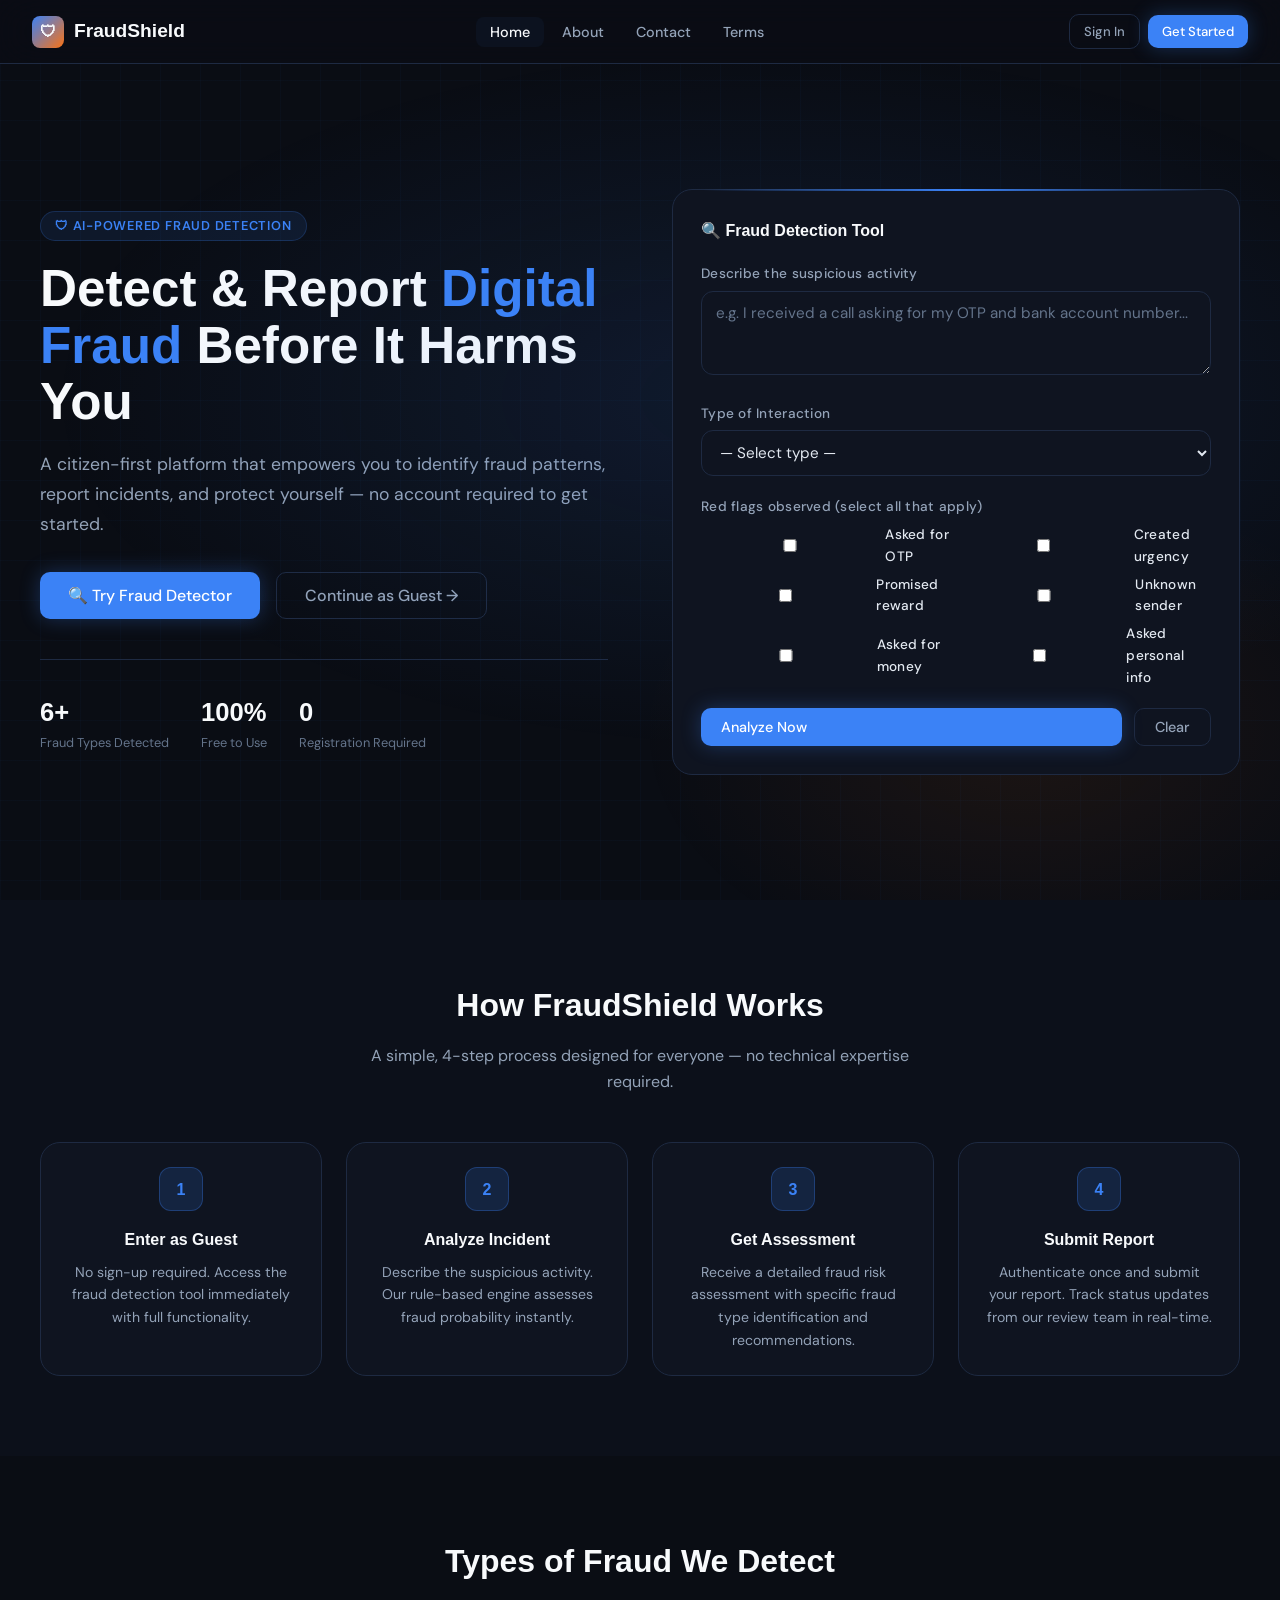
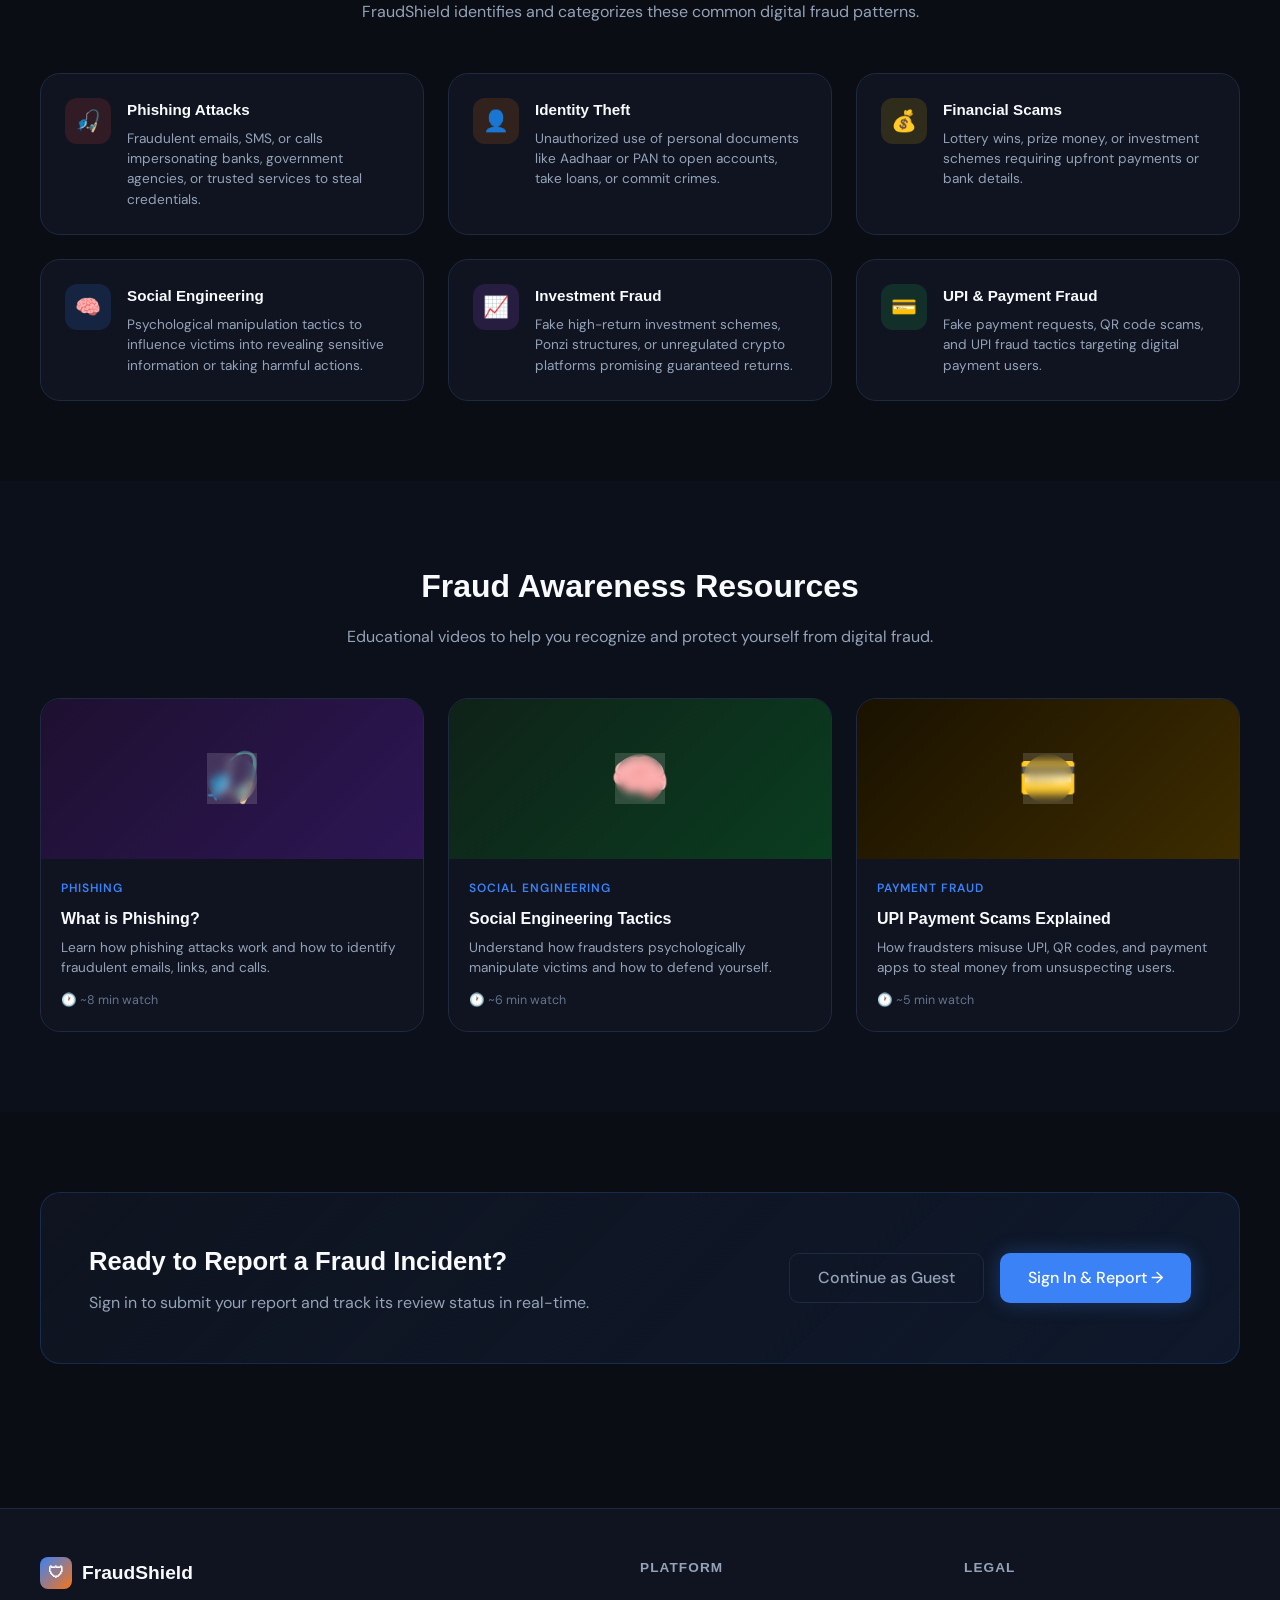
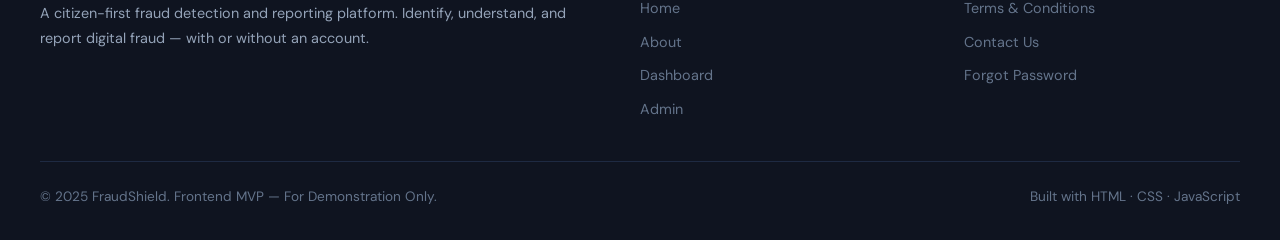
<file: index.html>
<!DOCTYPE html>
<html lang="en">
<head>
<meta charset="UTF-8">
<meta name="viewport" content="width=device-width, initial-scale=1.0">
<title>FraudShield — Detect & Report Digital Fraud</title>
<link rel="stylesheet" href="style.css">
<style>
/* HERO */
.hero {
  min-height: calc(100vh - 64px);
  display: flex;
  align-items: center;
  position: relative;
  overflow: hidden;
  padding: 4rem 2rem;
}
.hero-bg {
  position: absolute; inset: 0; pointer-events: none;
  background: radial-gradient(ellipse 80% 60% at 60% 40%, rgba(59,130,246,0.12) 0%, transparent 70%),
              radial-gradient(ellipse 50% 50% at 80% 80%, rgba(249,115,22,0.08) 0%, transparent 60%);
}
.hero-content {
  max-width: 1200px; margin: 0 auto; width: 100%;
  display: grid; grid-template-columns: 1fr 1fr; gap: 4rem; align-items: center;
}
.hero-eyebrow {
  display: inline-flex; align-items: center; gap: 8px;
  background: rgba(59,130,246,0.1); border: 1px solid rgba(59,130,246,0.2);
  border-radius: 20px; padding: 4px 14px;
  font-size: 0.8rem; font-weight: 600; color: var(--primary);
  letter-spacing: 0.06em; text-transform: uppercase; margin-bottom: 1.25rem;
}
.hero h1 {
  font-family: sans-serif;
  font-size: clamp(2.2rem, 4vw, 3.4rem);
  font-weight: 800; line-height: 1.1;
  color: var(--heading); margin-bottom: 1.25rem;
}
.hero h1 span { color: var(--primary); }
.hero p {
  color: var(--text2); font-size: 1.1rem; line-height: 1.7; margin-bottom: 2rem;
}
.hero-ctas { display: flex; gap: 1rem; flex-wrap: wrap; }
.hero-stats {
  display: flex; gap: 2rem; margin-top: 2.5rem; padding-top: 2rem;
  border-top: 1px solid var(--border);
}
.stat-item .stat-num {
  font-family: sans-serif; font-size: 1.6rem; font-weight: 800; color: var(--heading);
}
.stat-item .stat-label { font-size: 0.8rem; color: var(--text3); }

/* DETECTION TOOL */
.detection-card {
  background: var(--bg2);
  border: 1px solid var(--border);
  border-radius: var(--radius-lg);
  padding: 1.75rem;
  position: relative;
}
.detection-card::before {
  content: '';
  position: absolute; top: -1px; left: 30px; right: 30px; height: 2px;
  background: linear-gradient(90deg, transparent, var(--primary), transparent);
}
.detection-title {
  font-family: sans-serif;
  font-size: 1rem; font-weight: 700; color: var(--heading);
  margin-bottom: 1.25rem;
  display: flex; align-items: center; gap: 8px;
}
.result-box {
  margin-top: 1rem;
  padding: 14px;
  border-radius: var(--radius);
  display: none;
  animation: fadeUp 0.3s ease;
}
.result-box.show { display: block; }
.result-danger { background: rgba(239,68,68,0.1); border: 1px solid rgba(239,68,68,0.2); }
.result-safe { background: rgba(34,197,94,0.1); border: 1px solid rgba(34,197,94,0.2); }
.result-warning { background: rgba(234,179,8,0.1); border: 1px solid rgba(234,179,8,0.2); }
.result-label {
  font-weight: 700; font-family: sans-serif; font-size: 0.95rem; margin-bottom: 4px;
}
.result-danger .result-label { color: var(--danger); }
.result-safe .result-label { color: var(--success); }
.result-warning .result-label { color: var(--warning); }
.result-desc { font-size: 0.88rem; color: var(--text2); line-height: 1.5; }

@keyframes fadeUp { from { opacity:0; transform:translateY(8px); } to { opacity:1; transform:translateY(0); } }

/* HOW IT WORKS */
.section { padding: 5rem 2rem; position: relative; z-index: 1; }
.section-center { text-align: center; max-width: 600px; margin: 0 auto 3rem; }
.section-center h2 {
  font-family: sans-serif; font-size: 2rem; font-weight: 800; color: var(--heading);
}
.section-center p { color: var(--text2); margin-top: 0.75rem; }

.steps-grid {
  max-width: 1200px; margin: 0 auto;
  display: grid; grid-template-columns: repeat(4, 1fr); gap: 1.5rem;
}
.step-card {
  background: var(--bg2); border: 1px solid var(--border);
  border-radius: var(--radius-lg); padding: 1.5rem;
  text-align: center; transition: all 0.3s;
}
.step-card:hover { border-color: var(--primary); transform: translateY(-4px); box-shadow: var(--shadow-blue); }
.step-num {
  width: 44px; height: 44px;
  background: var(--primary-glow); border: 1px solid rgba(59,130,246,0.3);
  border-radius: 12px; display: flex; align-items: center; justify-content: center;
  font-family: sans-serif; font-weight: 800; color: var(--primary);
  margin: 0 auto 1rem;
}
.step-card h3 { font-family: sans-serif; font-size: 1rem; font-weight: 700; color: var(--heading); margin-bottom: 0.5rem; }
.step-card p { font-size: 0.88rem; color: var(--text2); line-height: 1.6; }

/* AWARENESS VIDEOS */
.videos-grid {
  max-width: 1200px; margin: 0 auto;
  display: grid; grid-template-columns: repeat(3, 1fr); gap: 1.5rem;
}
.video-card {
  background: var(--bg2); border: 1px solid var(--border);
  border-radius: var(--radius-lg); overflow: hidden;
  transition: all 0.3s;
}
.video-card:hover { border-color: var(--border2); transform: translateY(-3px); }
.video-thumb {
  height: 160px;
  display: flex; align-items: center; justify-content: center;
  font-size: 3rem; position: relative;
  cursor: pointer;
}
.video-thumb .play-btn {
  position: absolute;
  width: 50px; height: 50px;
  background: rgba(255,255,255,0.15);
  backdrop-filter: blur(4px);
  border-radius: 50%;
  display: flex; align-items: center; justify-content: center;
  font-size: 1.2rem;
  transition: all 0.2s;
  border: 2px solid rgba(255,255,255,0.2);
}
.video-thumb:hover .play-btn { background: rgba(59,130,246,0.8); transform: scale(1.1); }
.video-info { padding: 1.25rem; }
.video-tag {
  font-size: 0.75rem; font-weight: 600; color: var(--primary);
  text-transform: uppercase; letter-spacing: 0.08em; margin-bottom: 0.5rem;
}
.video-info h3 { font-family: sans-serif; font-size: 1rem; font-weight: 700; color: var(--heading); margin-bottom: 0.4rem; }
.video-info p { font-size: 0.85rem; color: var(--text2); line-height: 1.5; }
.video-info .duration { font-size: 0.78rem; color: var(--text3); margin-top: 0.75rem; }

/* VIDEO MODAL */
.video-player-modal { max-width: 660px; }
.video-player-modal iframe {
  width: 100%; height: 340px; border-radius: var(--radius); border: none;
  background: #000;
}

/* FRAUD TYPES */
.types-grid {
  max-width: 1200px; margin: 0 auto;
  display: grid; grid-template-columns: repeat(3, 1fr); gap: 1.5rem;
}
.type-card {
  background: var(--bg2); border: 1px solid var(--border);
  border-radius: var(--radius-lg); padding: 1.5rem;
  display: flex; gap: 1rem; align-items: flex-start;
  transition: all 0.3s;
}
.type-card:hover { border-color: var(--border2); }
.type-icon {
  width: 46px; height: 46px; border-radius: 12px;
  display: flex; align-items: center; justify-content: center;
  font-size: 1.3rem; flex-shrink: 0;
}
.type-card h3 { font-family: sans-serif; font-size: 0.95rem; font-weight: 700; color: var(--heading); margin-bottom: 0.4rem; }
.type-card p { font-size: 0.85rem; color: var(--text2); line-height: 1.5; }

/* CTA BANNER */
.cta-banner {
  max-width: 1200px; margin: 0 auto;
  background: linear-gradient(135deg, var(--bg2) 0%, rgba(59,130,246,0.1) 100%);
  border: 1px solid rgba(59,130,246,0.2);
  border-radius: var(--radius-lg);
  padding: 3rem;
  display: flex; align-items: center; justify-content: space-between; gap: 2rem;
}
.cta-banner h2 { font-family: sans-serif; font-size: 1.6rem; font-weight: 800; color: var(--heading); }
.cta-banner p { color: var(--text2); margin-top: 0.5rem; }
.cta-actions { display: flex; gap: 1rem; flex-shrink: 0; }

@media(max-width:768px) {
  .hero-content { grid-template-columns: 1fr; }
  .steps-grid { grid-template-columns: 1fr 1fr; }
  .videos-grid, .types-grid { grid-template-columns: 1fr; }
  .cta-banner { flex-direction: column; text-align: center; }
  .cta-actions { justify-content: center; }
}
</style>
</head>
<body>
<div id="nav-placeholder"></div>

<!-- TOAST -->
<div id="toast-container"></div>

<!-- VIDEO MODAL -->
<div class="modal-overlay" id="video-modal" onclick="if(event.target===this)closeVideoModal()">
  <div class="modal video-player-modal">
    <div class="modal-header">
      <h3 class="modal-title" id="video-modal-title">Awareness Video</h3>
      <button class="modal-close" onclick="closeVideoModal()">✕</button>
    </div>
    <iframe id="video-frame" src="" allow="autoplay; encrypted-media" allowfullscreen></iframe>
    <p style="color:var(--text2);font-size:0.85rem;margin-top:1rem;">
      📢 This awareness video helps you recognize and avoid digital fraud. Share with friends and family.
    </p>
  </div>
</div>

<!-- LOGIN MODAL (triggered from guest report) -->
<div class="modal-overlay" id="login-modal">
  <div class="modal">
    <div class="modal-header">
      <h3 class="modal-title">🔐 Sign In to Report</h3>
      <button class="modal-close" onclick="closeModal('login-modal')">✕</button>
    </div>
    <p style="color:var(--text2);font-size:0.9rem;margin-bottom:1.25rem;">Authentication is required to submit a fraud report and track its status.</p>
    <div id="modal-alert"></div>
    <div class="form-group">
      <label>Email Address</label>
      <input type="email" id="modal-email" placeholder="your@email.com">
    </div>
    <div class="form-group">
      <label>Password</label>
      <input type="password" id="modal-password" placeholder="••••••••">
    </div>
    <button class="btn btn-primary btn-full" onclick="modalLogin()">Sign In & Continue to Report</button>
    <div style="text-align:center;margin-top:1rem;">
      <a href="forgot.html" style="color:var(--text3);font-size:0.85rem;text-decoration:none;">Forgot password?</a>
    </div>
    <hr class="divider">
    <p style="text-align:center;font-size:0.85rem;color:var(--text3);">
      Don't have an account? Contact your administrator.
    </p>
  </div>
</div>

<main>
  <!-- HERO -->
  <section class="hero">
    <div class="hero-bg"></div>
    <div class="hero-content">
      <div class="hero-left">
        <div class="hero-eyebrow">🛡 AI-Powered Fraud Detection</div>
        <h1>Detect & Report <span>Digital Fraud</span> Before It Harms You</h1>
        <p>A citizen-first platform that empowers you to identify fraud patterns, report incidents, and protect yourself — no account required to get started.</p>
        <div class="hero-ctas">
          <button class="btn btn-primary btn-lg" onclick="scrollToDetector()">🔍 Try Fraud Detector</button>
          <button class="btn btn-ghost btn-lg" onclick="continueAsGuest()">Continue as Guest →</button>
        </div>
        <div class="hero-stats">
          <div class="stat-item"><div class="stat-num">6+</div><div class="stat-label">Fraud Types Detected</div></div>
          <div class="stat-item"><div class="stat-num">100%</div><div class="stat-label">Free to Use</div></div>
          <div class="stat-item"><div class="stat-num">0</div><div class="stat-label">Registration Required</div></div>
        </div>
      </div>
      <div class="hero-right">
        <!-- FRAUD DETECTION TOOL -->
        <div class="detection-card" id="detector">
          <div class="detection-title">🔍 Fraud Detection Tool</div>
          <div class="form-group">
            <label>Describe the suspicious activity</label>
            <textarea id="detect-input" rows="3" placeholder="e.g. I received a call asking for my OTP and bank account number..."></textarea>
          </div>
          <div class="form-group">
            <label>Type of Interaction</label>
            <select id="detect-type">
              <option value="">— Select type —</option>
              <option value="call">Phone Call</option>
              <option value="email">Email / SMS</option>
              <option value="link">Suspicious Link</option>
              <option value="payment">Unexpected Payment Request</option>
              <option value="social">Social Media / Messaging App</option>
              <option value="other">Other</option>
            </select>
          </div>
          <div class="form-group">
            <label>Red flags observed (select all that apply)</label>
            <div id="flags" style="display:grid;grid-template-columns:1fr 1fr;gap:6px;margin-top:4px;">
              <label style="display:flex;gap:6px;align-items:center;margin:0;color:var(--text);font-size:0.85rem;cursor:pointer;"><input type="checkbox" value="otp"> Asked for OTP</label>
              <label style="display:flex;gap:6px;align-items:center;margin:0;color:var(--text);font-size:0.85rem;cursor:pointer;"><input type="checkbox" value="urgency"> Created urgency</label>
              <label style="display:flex;gap:6px;align-items:center;margin:0;color:var(--text);font-size:0.85rem;cursor:pointer;"><input type="checkbox" value="reward"> Promised reward</label>
              <label style="display:flex;gap:6px;align-items:center;margin:0;color:var(--text);font-size:0.85rem;cursor:pointer;"><input type="checkbox" value="unknown"> Unknown sender</label>
              <label style="display:flex;gap:6px;align-items:center;margin:0;color:var(--text);font-size:0.85rem;cursor:pointer;"><input type="checkbox" value="payment"> Asked for money</label>
              <label style="display:flex;gap:6px;align-items:center;margin:0;color:var(--text);font-size:0.85rem;cursor:pointer;"><input type="checkbox" value="personal"> Asked personal info</label>
            </div>
          </div>
          <div style="display:flex;gap:0.75rem;">
            <button class="btn btn-primary" style="flex:1;" onclick="analyzeDetection()">Analyze Now</button>
            <button class="btn btn-ghost" onclick="clearDetector()">Clear</button>
          </div>
          <div class="result-box" id="detect-result"></div>
        </div>
      </div>
    </div>
  </section>

  <!-- HOW IT WORKS -->
  <section class="section" style="background:rgba(15,20,32,0.5);">
    <div class="section-center">
      <h2>How FraudShield Works</h2>
      <p>A simple, 4-step process designed for everyone — no technical expertise required.</p>
    </div>
    <div class="steps-grid">
      <div class="step-card">
        <div class="step-num">1</div>
        <h3>Enter as Guest</h3>
        <p>No sign-up required. Access the fraud detection tool immediately with full functionality.</p>
      </div>
      <div class="step-card">
        <div class="step-num">2</div>
        <h3>Analyze Incident</h3>
        <p>Describe the suspicious activity. Our rule-based engine assesses fraud probability instantly.</p>
      </div>
      <div class="step-card">
        <div class="step-num">3</div>
        <h3>Get Assessment</h3>
        <p>Receive a detailed fraud risk assessment with specific fraud type identification and recommendations.</p>
      </div>
      <div class="step-card">
        <div class="step-num">4</div>
        <h3>Submit Report</h3>
        <p>Authenticate once and submit your report. Track status updates from our review team in real-time.</p>
      </div>
    </div>
  </section>

  <!-- FRAUD TYPES -->
  <section class="section">
    <div class="section-center">
      <h2>Types of Fraud We Detect</h2>
      <p>FraudShield identifies and categorizes these common digital fraud patterns.</p>
    </div>
    <div class="types-grid">
      <div class="type-card">
        <div class="type-icon" style="background:rgba(239,68,68,0.15);">🎣</div>
        <div><h3>Phishing Attacks</h3><p>Fraudulent emails, SMS, or calls impersonating banks, government agencies, or trusted services to steal credentials.</p></div>
      </div>
      <div class="type-card">
        <div class="type-icon" style="background:rgba(249,115,22,0.15);">👤</div>
        <div><h3>Identity Theft</h3><p>Unauthorized use of personal documents like Aadhaar or PAN to open accounts, take loans, or commit crimes.</p></div>
      </div>
      <div class="type-card">
        <div class="type-icon" style="background:rgba(234,179,8,0.15);">💰</div>
        <div><h3>Financial Scams</h3><p>Lottery wins, prize money, or investment schemes requiring upfront payments or bank details.</p></div>
      </div>
      <div class="type-card">
        <div class="type-icon" style="background:rgba(59,130,246,0.15);">🧠</div>
        <div><h3>Social Engineering</h3><p>Psychological manipulation tactics to influence victims into revealing sensitive information or taking harmful actions.</p></div>
      </div>
      <div class="type-card">
        <div class="type-icon" style="background:rgba(168,85,247,0.15);">📈</div>
        <div><h3>Investment Fraud</h3><p>Fake high-return investment schemes, Ponzi structures, or unregulated crypto platforms promising guaranteed returns.</p></div>
      </div>
      <div class="type-card">
        <div class="type-icon" style="background:rgba(34,197,94,0.15);">💳</div>
        <div><h3>UPI & Payment Fraud</h3><p>Fake payment requests, QR code scams, and UPI fraud tactics targeting digital payment users.</p></div>
      </div>
    </div>
  </section>

  <!-- AWARENESS VIDEOS -->
  <section class="section" style="background:rgba(15,20,32,0.5);">
    <div class="section-center">
      <h2>Fraud Awareness Resources</h2>
      <p>Educational videos to help you recognize and protect yourself from digital fraud.</p>
    </div>
    <div class="videos-grid">
      <div class="video-card">
        <div class="video-thumb" style="background:linear-gradient(135deg,#1e1030,#2d1654);" onclick="playVideo('videoplayback.mp4','What is Phishing? Complete Guide')">
          <span>🎣</span>
          <div class="play-btn">▶</div>
        </div>
        <div class="video-info">
          <div class="video-tag">Phishing</div>
          <h3>What is Phishing?</h3>
          <p>Learn how phishing attacks work and how to identify fraudulent emails, links, and calls.</p>
          <div class="duration">🕐 ~8 min watch</div>
        </div>
      </div>
      <div class="video-card">
        <div class="video-thumb" style="background:linear-gradient(135deg,#0f2218,#0a3d20);" onclick="playVideo('videoplayback2.mp4','Social Engineering & Identity Theft')">
          <span>🧠</span>
          <div class="play-btn">▶</div>
        </div>
        <div class="video-info">
          <div class="video-tag">Social Engineering</div>
          <h3>Social Engineering Tactics</h3>
          <p>Understand how fraudsters psychologically manipulate victims and how to defend yourself.</p>
          <div class="duration">🕐 ~6 min watch</div>
        </div>
      </div>
      <div class="video-card">
        <div class="video-thumb" style="background:linear-gradient(135deg,#1a1200,#3d2c00);" onclick="playVideo('videoplayback3.mp4','UPI and Online Payment Fraud')">
          <span>💳</span>
          <div class="play-btn">▶</div>
        </div>
        <div class="video-info">
          <div class="video-tag">Payment Fraud</div>
          <h3>UPI Payment Scams Explained</h3>
          <p>How fraudsters misuse UPI, QR codes, and payment apps to steal money from unsuspecting users.</p>
          <div class="duration">🕐 ~5 min watch</div>
        </div>
      </div>
    </div>
  </section>

  <!-- CTA BANNER -->
  <section class="section">
    <div class="cta-banner">
      <div>
        <h2>Ready to Report a Fraud Incident?</h2>
        <p>Sign in to submit your report and track its review status in real-time.</p>
      </div>
      <div class="cta-actions">
        <button class="btn btn-ghost btn-lg" onclick="continueAsGuest()">Continue as Guest</button>
        <a href="login.html" class="btn btn-primary btn-lg">Sign In & Report →</a>
      </div>
    </div>
  </section>
</main>

<div id="footer-placeholder"></div>

<script src="app.js"></script>
<script>
document.getElementById('nav-placeholder').innerHTML = renderNav('index.html');
document.getElementById('footer-placeholder').innerHTML = renderFooter();

function scrollToDetector() {
  document.getElementById('detector').scrollIntoView({ behavior: 'smooth', block: 'center' });
}

function continueAsGuest() {
  showToast('Welcome! You can use the Fraud Detector freely. Sign in only to submit a report.', 'info');
  scrollToDetector();
}

function analyzeDetection() {
  const text = document.getElementById('detect-input').value.toLowerCase();
  const type = document.getElementById('detect-type').value;
  const flags = [...document.querySelectorAll('#flags input:checked')].map(i => i.value);
  const resultBox = document.getElementById('detect-result');

  if (!text && !type && flags.length === 0) {
    showToast('Please describe the incident or select some red flags.', 'error');
    return;
  }

  // Rule-based fraud detection logic
  const phishingKeywords = ['otp', 'bank', 'account', 'verify', 'password', 'kyc', 'credentials', 'login', 'suspicious link', 'click here', 'urgent', 'immediate'];
  const scamKeywords = ['lottery', 'prize', 'winner', 'lucky', 'crore', 'lakh', 'processing fee', 'government scheme', 'refund'];
  const investKeywords = ['invest', 'returns', 'profit', 'crypto', 'bitcoin', 'guaranteed', 'double', 'scheme'];
  const socialKeywords = ['call', 'police', 'arrest', 'aadhaar', 'court', 'fir', 'legal', 'criminal'];

  let score = flags.length * 15;
  let detectedType = 'Unknown Fraud';
  let detectedClass = 'warning';

  if (phishingKeywords.some(k => text.includes(k)) || type === 'email' || type === 'link') {
    score += 40; detectedType = 'Phishing Attack';
  } else if (scamKeywords.some(k => text.includes(k)) || type === 'payment') {
    score += 45; detectedType = 'Financial Scam';
  } else if (investKeywords.some(k => text.includes(k))) {
    score += 35; detectedType = 'Investment Fraud';
  } else if (socialKeywords.some(k => text.includes(k)) || type === 'call') {
    score += 35; detectedType = 'Social Engineering';
  } else if (type === 'social') {
    score += 25; detectedType = 'Social Media Fraud';
  }

  if (flags.includes('otp')) { score += 25; detectedType = 'Phishing Attack'; }
  if (flags.includes('payment')) score += 20;

  let html, cls;
  if (score >= 50) {
    cls = 'result-danger';
    html = `<div class="result-label">🚨 HIGH FRAUD RISK DETECTED</div>
      <div class="result-desc">Fraud Type: <strong>${detectedType}</strong><br>Risk Score: <strong>${Math.min(score, 100)}%</strong><br><br>
      This matches known fraud patterns. <strong>Do not share any personal information, OTP, or money.</strong> We strongly recommend filing an official report.</div>
      <button class="btn btn-accent btn-sm" style="margin-top:10px;" onclick="triggerReport()">📋 Report This Fraud</button>`;
  } else if (score >= 25) {
    cls = 'result-warning';
    html = `<div class="result-label">⚠️ SUSPICIOUS ACTIVITY DETECTED</div>
      <div class="result-desc">Risk Score: <strong>${Math.min(score, 100)}%</strong><br><br>
      Some indicators suggest this could be suspicious. Exercise caution, verify through official channels, and do not share sensitive information.</div>
      <button class="btn btn-ghost btn-sm" style="margin-top:10px;" onclick="triggerReport()">📋 File a Report Anyway</button>`;
  } else {
    cls = 'result-safe';
    html = `<div class="result-label">✅ APPEARS SAFE</div>
      <div class="result-desc">Risk Score: <strong>${Math.min(score, 100)}%</strong><br><br>
      Based on the information provided, this does not match common fraud patterns. However, always exercise caution with unsolicited communications.</div>`;
  }

  resultBox.className = `result-box show ${cls}`;
  resultBox.innerHTML = html;
}

function clearDetector() {
  document.getElementById('detect-input').value = '';
  document.getElementById('detect-type').value = '';
  document.querySelectorAll('#flags input').forEach(i => i.checked = false);
  const rb = document.getElementById('detect-result');
  rb.className = 'result-box';
  rb.innerHTML = '';
}

function triggerReport() {
  if (Auth.isLoggedIn()) {
    window.location.href = 'dashboard.html';
  } else {
    openModal('login-modal');
  }
}

function modalLogin() {
  const email = document.getElementById('modal-email').value.trim();
  const password = document.getElementById('modal-password').value;
  const alertEl = document.getElementById('modal-alert');

  const result = Auth.login(email, password);
  if (result.success) {
    closeModal('login-modal');
    showToast('Signed in successfully! Redirecting to dashboard...', 'success');
    setTimeout(() => window.location.href = 'dashboard.html', 1000);
  } else {
    alertEl.innerHTML = `<div class="alert alert-error">✕ ${result.error}</div>`;
  }
}

function playVideo(url, title) {
  document.getElementById('video-frame').src = url + '?autoplay=1';
  document.getElementById('video-modal-title').textContent = title;
  document.getElementById('video-modal').classList.add('active');
}

function closeVideoModal() {
  document.getElementById('video-frame').src = '';
  document.getElementById('video-modal').classList.remove('active');
}
</script>
</body>
</html>
</file>
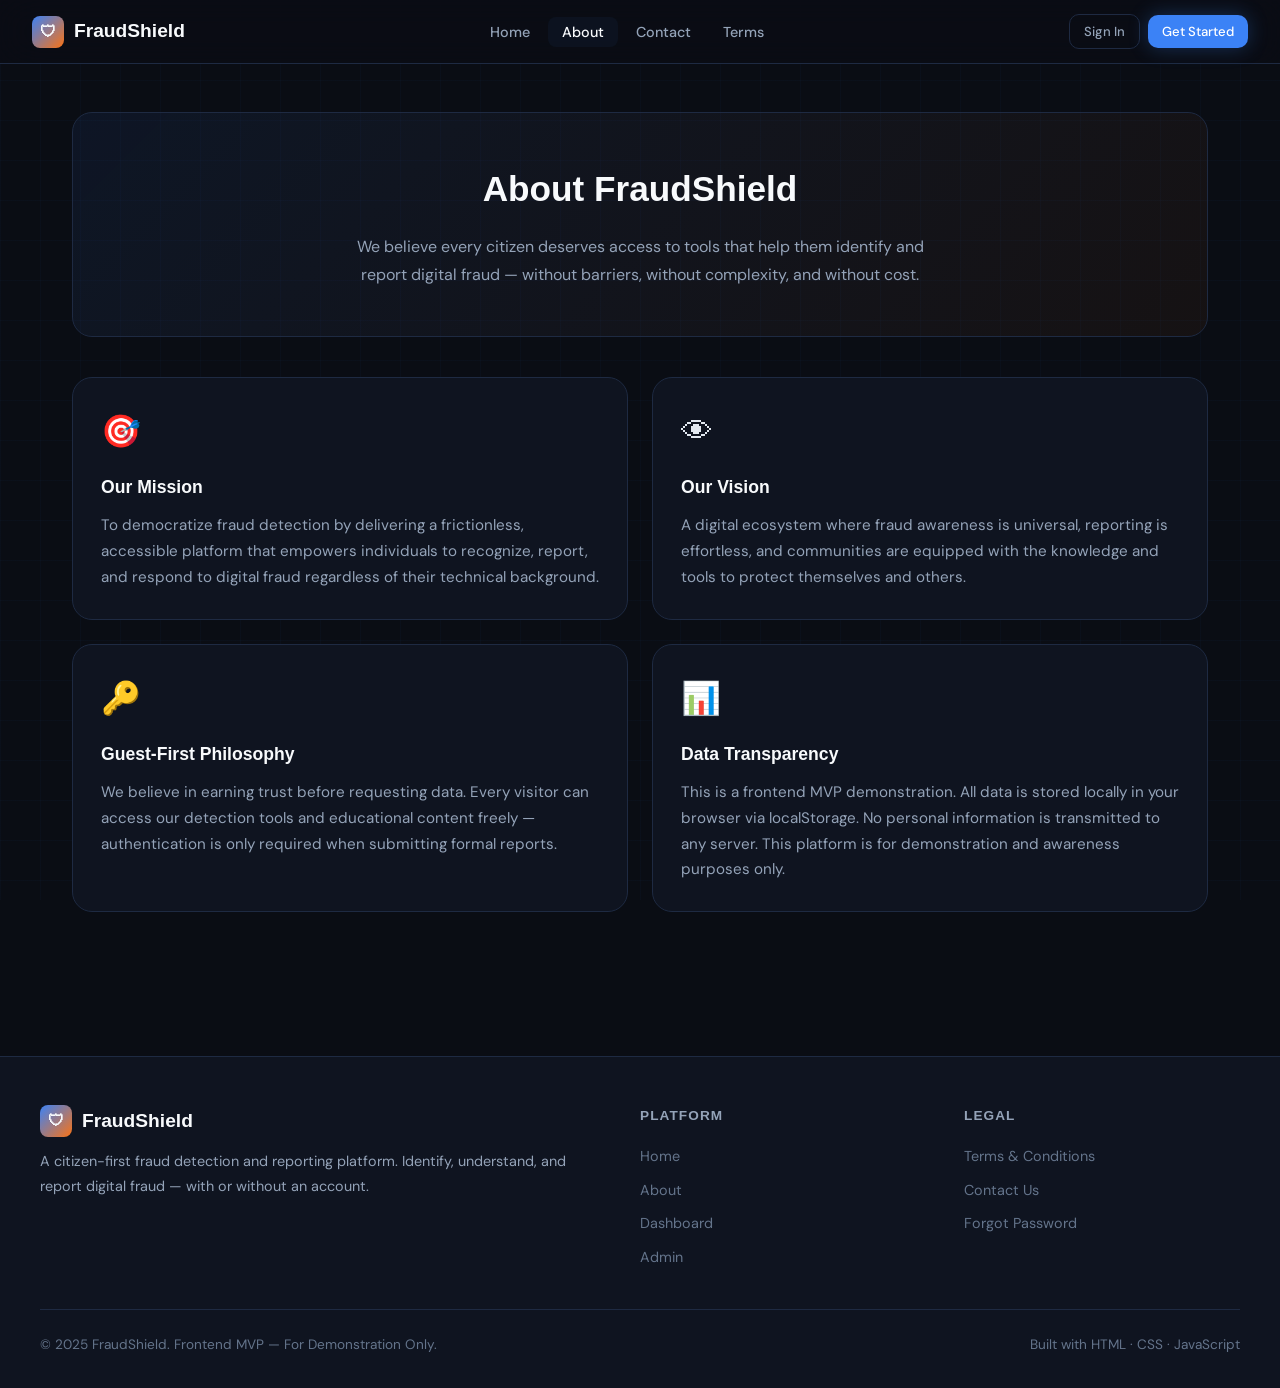
<file: about.html>
<!DOCTYPE html>
<html lang="en">
<head>
<meta charset="UTF-8">
<meta name="viewport" content="width=device-width, initial-scale=1.0">
<title>About — FraudShield</title>
<link rel="stylesheet" href="style.css">
<style>
.about-hero {
  background: linear-gradient(135deg, rgba(59,130,246,0.08), rgba(249,115,22,0.05));
  border: 1px solid var(--border); border-radius: var(--radius-lg);
  padding: 3rem; margin-bottom: 2.5rem; text-align: center;
}
.about-hero h1 { font-family: sans-serif; font-size: 2.2rem; font-weight: 800; color: var(--heading); }
.about-hero p { color: var(--text2); max-width: 600px; margin: 1rem auto 0; line-height: 1.7; }
.mission-grid { display: grid; grid-template-columns: 1fr 1fr; gap: 1.5rem; margin-bottom: 2rem; }
.mission-card { background: var(--bg2); border: 1px solid var(--border); border-radius: var(--radius-lg); padding: 1.75rem; }
.mission-card .m-icon { font-size: 2rem; margin-bottom: 1rem; }
.mission-card h3 { font-family: sans-serif; font-size: 1.1rem; font-weight: 700; color: var(--heading); margin-bottom: 0.75rem; }
.mission-card p { color: var(--text2); line-height: 1.7; font-size: 0.95rem; }
.team-section { background: var(--bg2); border: 1px solid var(--border); border-radius: var(--radius-lg); padding: 2rem; }
.team-section h2 { font-family: sans-serif; font-size: 1.3rem; font-weight: 700; color: var(--heading); margin-bottom: 1.5rem; }
.disclaimer { background: rgba(234,179,8,0.08); border: 1px solid rgba(234,179,8,0.2); border-radius: var(--radius); padding: 1.25rem; margin-top: 1.5rem; }
.disclaimer p { color: var(--text2); font-size: 0.9rem; line-height: 1.6; }
@media(max-width:768px) { .mission-grid { grid-template-columns: 1fr; } }
</style>
</head>
<body>
<div id="nav-placeholder"></div>
<main>
  <div class="page-container">
    <div class="about-hero">
      <h1>About FraudShield</h1>
      <p>We believe every citizen deserves access to tools that help them identify and report digital fraud — without barriers, without complexity, and without cost.</p>
    </div>
    <div class="mission-grid">
      <div class="mission-card"><div class="m-icon">🎯</div><h3>Our Mission</h3><p>To democratize fraud detection by delivering a frictionless, accessible platform that empowers individuals to recognize, report, and respond to digital fraud regardless of their technical background.</p></div>
      <div class="mission-card"><div class="m-icon">👁</div><h3>Our Vision</h3><p>A digital ecosystem where fraud awareness is universal, reporting is effortless, and communities are equipped with the knowledge and tools to protect themselves and others.</p></div>
      <div class="mission-card"><div class="m-icon">🔑</div><h3>Guest-First Philosophy</h3><p>We believe in earning trust before requesting data. Every visitor can access our detection tools and educational content freely — authentication is only required when submitting formal reports.</p></div>
      <div class="mission-card"><div class="m-icon">📊</div><h3>Data Transparency</h3><p>This is a frontend MVP demonstration. All data is stored locally in your browser via localStorage. No personal information is transmitted to any server. This platform is for demonstration and awareness purposes only.</p></div>
    </div>
    
  </div>
</main>
<div id="footer-placeholder"></div>
<script src="app.js"></script>
<script>
document.getElementById('nav-placeholder').innerHTML = renderNav('about.html');
document.getElementById('footer-placeholder').innerHTML = renderFooter();
</script>
</body>
</html>
</file>
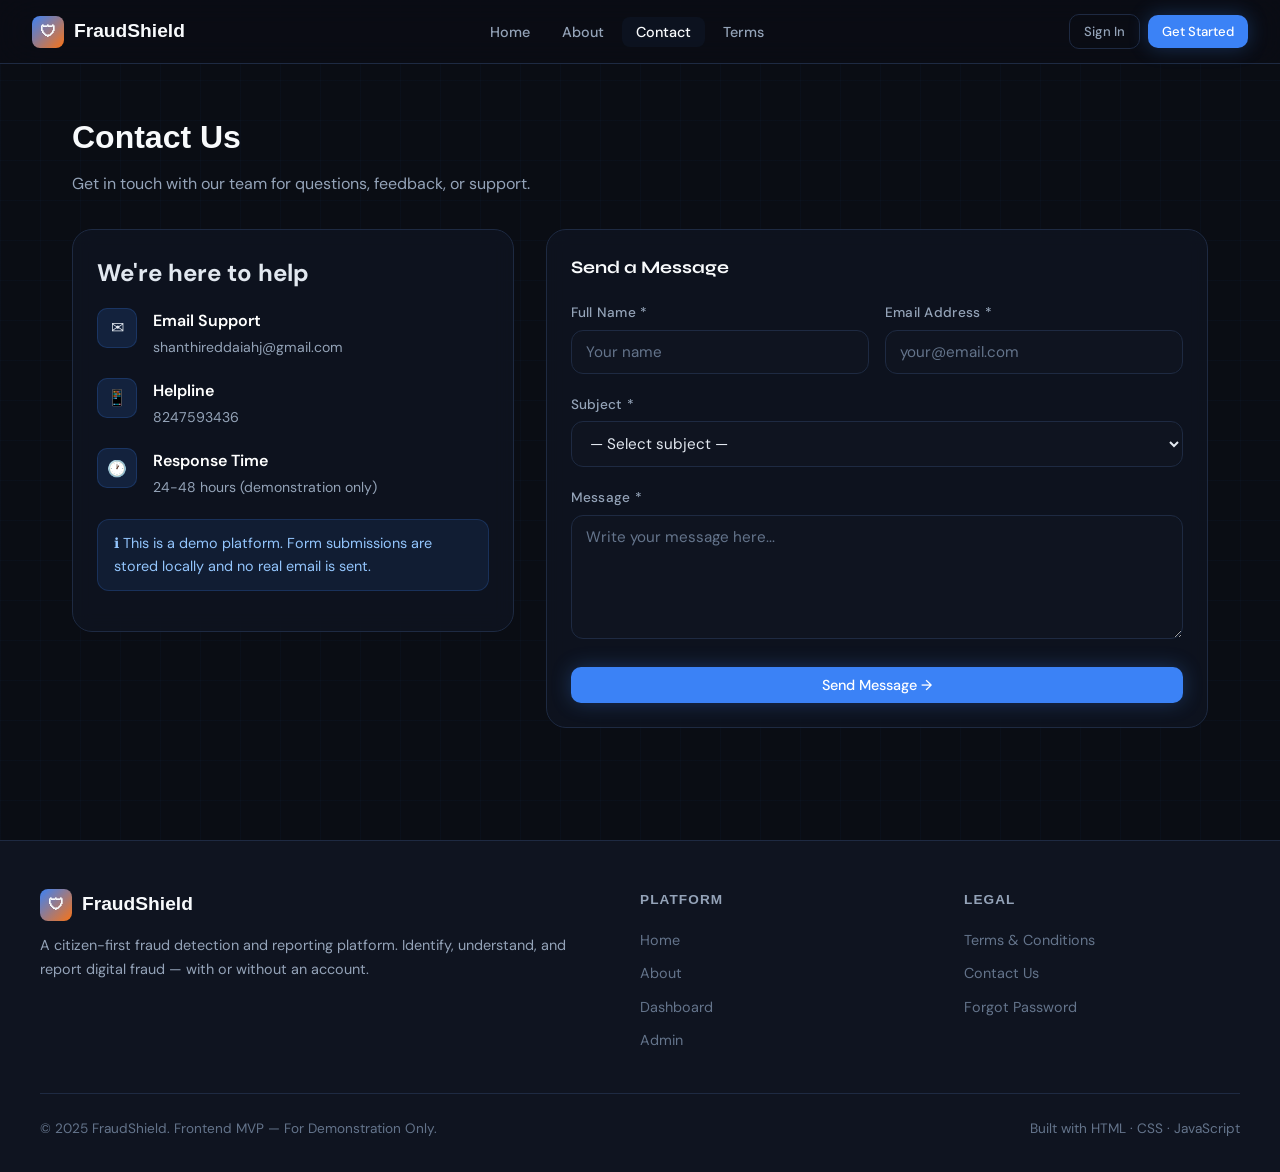
<file: contact.html>
<!DOCTYPE html>
<html lang="en">
<head>
<meta charset="UTF-8"><meta name="viewport" content="width=device-width, initial-scale=1.0">
<title>Contact Us — FraudShield</title>
<link rel="stylesheet" href="style.css">
<style>
.contact-grid { display: grid; grid-template-columns: 1fr 1.5fr; gap: 2rem; }
.contact-info h2 { font-family: sans-serif; font-size: 1.6rem; font-weight: 800; color: var(--heading); margin-bottom: 1rem; }
.contact-info p { color: var(--text2); line-height: 1.7; margin-bottom: 1.5rem; }
.contact-item { display: flex; gap: 1rem; align-items: flex-start; margin-bottom: 1.25rem; }
.contact-icon { width: 40px; height: 40px; border-radius: 10px; background: var(--primary-glow); border: 1px solid rgba(59,130,246,0.2); display: flex; align-items: center; justify-content: center; flex-shrink: 0; }
.contact-item h4 { font-size: 1rem; font-weight: 600; color: white; margin-bottom: 2px; }
.contact-item p { font-size: 0.88rem; color: var(--text2); margin: 0; }
@media(max-width:768px) { .contact-grid { grid-template-columns: 1fr; } }
</style>
</head>
<body>
<div id="nav-placeholder"></div>
<div id="toast-container"></div>
<main>
<div class="page-container">
  <div class="section-header"><h1>Contact Us</h1><p>Get in touch with our team for questions, feedback, or support.</p></div>
  <div class="contact-grid">
    <div>
      <div class="card">
        <h2>We're here to help</h2>
        <div class="contact-item" style="margin-top:1rem;"><div class="contact-icon">✉</div><div><h4>Email Support</h4><p>shanthireddaiahj@gmail.com</p></div></div>
        <div class="contact-item"><div class="contact-icon">📱</div><div><h4>Helpline</h4><p>8247593436</p></div></div>
        <div class="contact-item"><div class="contact-icon">🕐</div><div><h4>Response Time</h4><p>24-48 hours (demonstration only)</p></div></div>
        <div class="alert alert-info" style="margin-top:1rem;">ℹ This is a demo platform. Form submissions are stored locally and no real email is sent.</div>
      </div>
    </div>
    <div class="card">
      <h3 style="font-family:'Syne',sans-serif;font-size:1.1rem;font-weight:700;color:var(--heading);margin-bottom:1.25rem;">Send a Message</h3>
      <div id="contact-alert"></div>
      <div style="display:grid;grid-template-columns:1fr 1fr;gap:1rem;">
        <div class="form-group"><label>Full Name *</label><input type="text" id="c-name" placeholder="Your name"></div>
        <div class="form-group"><label>Email Address *</label><input type="email" id="c-email" placeholder="your@email.com"></div>
      </div>
      <div class="form-group"><label>Subject *</label>
        <select id="c-subject">
          <option value="">— Select subject —</option>
          <option>Question about a report</option>
          <option>Platform feedback</option>
          <option>Technical issue</option>
          <option>General inquiry</option>
        </select>
      </div>
      <div class="form-group"><label>Message *</label><textarea id="c-msg" rows="5" placeholder="Write your message here..."></textarea></div>
      <button class="btn btn-primary btn-full" onclick="sendContact()">Send Message →</button>
    </div>
  </div>
</div>
</main>
<div id="footer-placeholder"></div>
<script src="app.js"></script>
<script>
document.getElementById('nav-placeholder').innerHTML = renderNav('contact.html');
document.getElementById('footer-placeholder').innerHTML = renderFooter();
function sendContact() {
  const name = document.getElementById('c-name').value.trim();
  const email = document.getElementById('c-email').value.trim();
  const subject = document.getElementById('c-subject').value;
  const msg = document.getElementById('c-msg').value.trim();
  const alertEl = document.getElementById('contact-alert');
  if (!name || !email || !subject || !msg) {
    alertEl.innerHTML = '<div class="alert alert-error">✕ Please fill all required fields.</div>'; return;
  }
  alertEl.innerHTML = `<div class="alert alert-success">✓ Thank you, ${name}! Your message has been received (stored locally). We'll respond to ${email} within 24-48 hours.</div>`;
  ['c-name','c-email','c-subject','c-msg'].forEach(id => document.getElementById(id).value = '');
  showToast('Message sent successfully!', 'success');
}
</script>
</body>
</html>
</file>
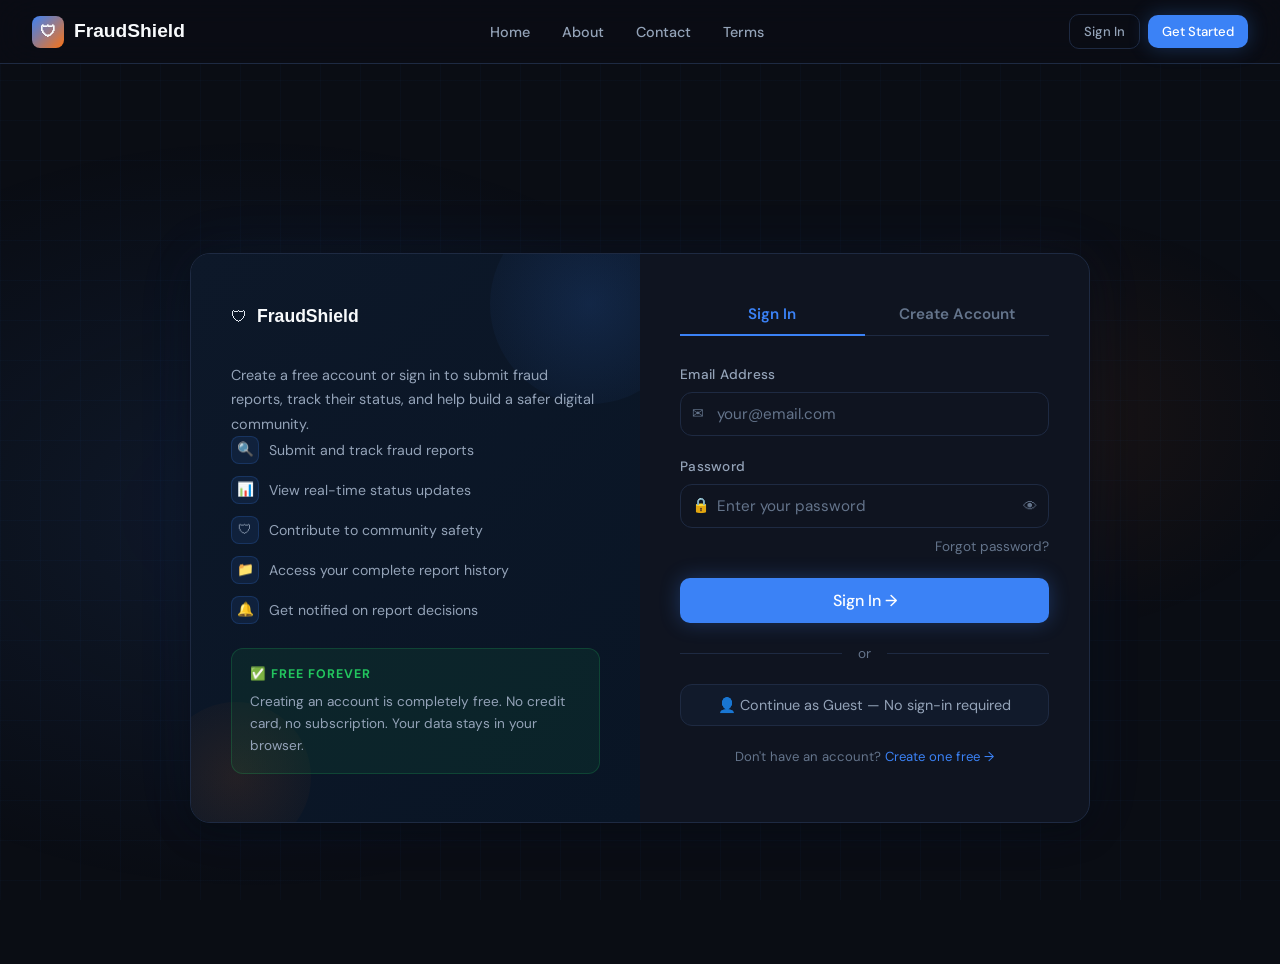
<file: dashboard.html>
<!DOCTYPE html>
<html lang="en">
<head>
<meta charset="UTF-8">
<meta name="viewport" content="width=device-width, initial-scale=1.0">
<title>My Dashboard — FraudShield</title>
<link rel="stylesheet" href="style.css">
<style>
.dash-layout {
  display: grid;
  grid-template-columns: 240px 1fr;
  min-height: calc(100vh - 64px);
}

.sidebar {
  background: var(--bg2);
  border-right: 1px solid var(--border);
  padding: 2rem 1rem;
  position: sticky;
  top: 64px;
  height: calc(100vh - 64px);
  overflow-y: auto;
}

.sidebar-section { margin-bottom: 2rem; }
.sidebar-label {
  font-size: 0.72rem; font-weight: 600; color: var(--text3);
  letter-spacing: 0.1em; text-transform: uppercase;
  padding: 0 0.5rem; margin-bottom: 0.5rem;
}

.sidebar-btn {
  display: flex; align-items: center; gap: 10px;
  width: 100%; padding: 9px 12px;
  background: none; border: none;
  color: var(--text2); font-family: 'DM Sans', sans-serif;
  font-size: 0.9rem; font-weight: 500;
  border-radius: var(--radius); cursor: pointer;
  transition: all 0.2s; text-align: left;
}
.sidebar-btn:hover { background: var(--glass); color: var(--heading); }
.sidebar-btn.active { background: rgba(59,130,246,0.1); color: var(--primary); border: 1px solid rgba(59,130,246,0.15); }
.sidebar-btn .icon { font-size: 1rem; }

.dash-content { padding: 2.5rem 2rem; }

/* STATS ROW */
.stats-row {
  display: grid; grid-template-columns: repeat(4, 1fr); gap: 1rem; margin-bottom: 2rem;
}
.stat-card {
  background: var(--bg2); border: 1px solid var(--border);
  border-radius: var(--radius-lg); padding: 1.25rem;
}
.stat-card .s-label { font-size: 0.8rem; color: var(--text3); margin-bottom: 0.5rem; }
.stat-card .s-val {
  font-family: sans-serif; font-size: 1.8rem; font-weight: 800; color: var(--heading);
}
.stat-card .s-sub { font-size: 0.8rem; color: var(--text3); margin-top: 0.25rem; }

/* REPORT FORM */
.report-form-card {
  background: var(--bg2); border: 1px solid var(--border);
  border-radius: var(--radius-lg); padding: 2rem;
}
.form-row { display: grid; grid-template-columns: 1fr 1fr; gap: 1rem; }

/* HISTORY */
.history-card {
  background: var(--bg2); border: 1px solid var(--border);
  border-radius: var(--radius-lg); overflow: hidden;
}
.history-card-header {
  padding: 1.25rem 1.5rem; border-bottom: 1px solid var(--border);
  display: flex; align-items: center; justify-content: space-between;
}
.history-card-header h3 {
  font-family: sans-serif; font-size: 1rem; font-weight: 700; color: var(--heading);
}

.report-item {
  padding: 1.25rem 1.5rem; border-bottom: 1px solid rgba(30,42,66,0.5);
  transition: background 0.15s;
}
.report-item:last-child { border-bottom: none; }
.report-item:hover { background: var(--glass); }
.report-item-top {
  display: flex; align-items: flex-start; justify-content: space-between; margin-bottom: 6px;
}
.report-id { font-size: 0.78rem; color: var(--text3); font-family: monospace; }
.report-type { font-weight: 600; color: var(--heading); font-size: 0.95rem; }
.report-desc { font-size: 0.87rem; color: var(--text2); line-height: 1.5; margin-bottom: 8px; }
.report-meta { display: flex; gap: 1rem; font-size: 0.8rem; color: var(--text3); flex-wrap: wrap; }

/* TABS */
.page-tabs {
  display: flex; gap: 0; border-bottom: 1px solid var(--border); margin-bottom: 2rem;
}
.page-tab {
  padding: 10px 20px; background: none; border: none;
  color: var(--text2); font-family: 'DM Sans', sans-serif;
  font-size: 0.9rem; font-weight: 500; cursor: pointer;
  border-bottom: 2px solid transparent; margin-bottom: -1px;
  transition: all 0.2s;
}
.page-tab.active { color: var(--primary); border-bottom-color: var(--primary); }
.page-tab:hover { color: var(--heading); }

.tab-panel { display: none; }
.tab-panel.active { display: block; }

@media (max-width: 768px) {
  .dash-layout { grid-template-columns: 1fr; }
  .sidebar { display: none; }
  .stats-row { grid-template-columns: 1fr 1fr; }
  .form-row { grid-template-columns: 1fr; }
}
</style>
</head>
<body>
<div id="nav-placeholder"></div>
<div id="toast-container"></div>

<main>
  <div class="dash-layout">
    <!-- SIDEBAR -->
    <aside class="sidebar">
      <div class="sidebar-section">
        <div class="sidebar-label">Main</div>
        <button class="sidebar-btn active" onclick="switchTab('submit')"><span class="icon">📋</span> Submit Report</button>
        <button class="sidebar-btn" onclick="switchTab('history')"><span class="icon">📁</span> My Reports</button>
        <button class="sidebar-btn" onclick="switchTab('track')"><span class="icon">🔎</span> Track Status</button>
      </div>
      <div class="sidebar-section">
        <div class="sidebar-label">Account</div>
        <button class="sidebar-btn" onclick="window.location.href='profile.html'"><span class="icon">👤</span> Profile</button>
        <button class="sidebar-btn" onclick="Auth.logout()"><span class="icon">→</span> Sign Out</button>
      </div>
    </aside>

    <!-- CONTENT -->
    <div class="dash-content">
      <div id="user-header" style="margin-bottom:2rem;">
        <h1 style="font-family:'Syne',sans-serif;font-size:1.6rem;font-weight:800;color:var(--heading);">My Dashboard</h1>
        <p style="color:var(--text2);margin-top:0.25rem;">Manage your fraud reports and track their review status</p>
      </div>

      <!-- STATS -->
      <div class="stats-row" id="stats-row"></div>

      <!-- TABS -->
      <div class="page-tabs">
        <button class="page-tab active" id="tab-submit" onclick="switchTab('submit')">📋 Submit Report</button>
        <button class="page-tab" id="tab-history" onclick="switchTab('history')">📁 My Reports</button>
        <button class="page-tab" id="tab-track" onclick="switchTab('track')">🔎 Track Status</button>
      </div>

      <!-- SUBMIT TAB -->
      <div class="tab-panel active" id="panel-submit">
        <div class="report-form-card">
          <div class="section-header">
            <h2 style="font-family:'Syne',sans-serif;font-size:1.2rem;font-weight:700;color:var(--heading);">Submit a Fraud Report</h2>
            <p style="color:var(--text2);font-size:0.9rem;margin-top:0.3rem;">Provide as much detail as possible. All reports are reviewed by our team.</p>
          </div>
          <hr class="divider">
          <div id="submit-alert"></div>
          <div class="form-row">
            <div class="form-group">
              <label>Fraud Type *</label>
              <select id="r-type">
                <option value="">— Select type —</option>
                <option value="Phishing">Phishing</option>
                <option value="Identity Theft">Identity Theft</option>
                <option value="Financial Scam">Financial Scam</option>
                <option value="Social Engineering">Social Engineering</option>
                <option value="Investment Fraud">Investment Fraud</option>
                <option value="UPI/Payment Fraud">UPI / Payment Fraud</option>
                <option value="Other">Other</option>
              </select>
            </div>
            <div class="form-group">
              <label>Incident Date *</label>
              <input type="date" id="r-date">
            </div>
          </div>
          <div class="form-row">
            <div class="form-group">
              <label>Location (City/State)</label>
              <input type="text" id="r-location" placeholder="e.g. Mumbai, Maharashtra">
            </div>
            <div class="form-group">
              <label>Approximate Amount Lost (₹)</label>
              <input type="number" id="r-amount" placeholder="0">
            </div>
          </div>
          <div class="form-group">
            <label>Suspect Contact (Phone/Email/URL) — Optional</label>
            <input type="text" id="r-contact" placeholder="e.g. +91-XXXXXXXXXX or fake@domain.com">
          </div>
          <div class="form-group">
            <label>Detailed Description *</label>
            <textarea id="r-desc" rows="5" placeholder="Describe exactly what happened. Include the sequence of events, what information was requested, what you may have shared, and any other relevant details..."></textarea>
          </div>
          <div style="display:flex;gap:1rem;align-items:center;">
            <button class="btn btn-primary btn-lg" onclick="submitReport()" id="submit-btn">Submit Report →</button>
            <button class="btn btn-ghost" onclick="clearForm()">Clear Form</button>
          </div>
        </div>
      </div>

      <!-- HISTORY TAB -->
      <div class="tab-panel" id="panel-history">
        <div class="history-card">
          <div class="history-card-header">
            <h3>My Submitted Reports</h3>
            <button class="btn btn-ghost btn-sm" onclick="loadHistory()">↻ Refresh</button>
          </div>
          <div id="history-list"></div>
        </div>
      </div>

      <!-- TRACK TAB -->
      <div class="tab-panel" id="panel-track">
        <div class="card" style="max-width:500px;margin-bottom:1.5rem;">
          <h3 style="font-family:'Syne',sans-serif;font-size:1rem;font-weight:700;color:var(--heading);margin-bottom:1rem;">Track by Report ID</h3>
          <div style="display:flex;gap:0.75rem;">
            <input type="text" id="track-id" placeholder="e.g. RPT-001" style="flex:1;">
            <button class="btn btn-primary" onclick="trackReport()">Track</button>
          </div>
        </div>
        <div id="track-result"></div>
      </div>
    </div>
  </div>
</main>

<div id="footer-placeholder"></div>
<script src="app.js"></script>
<script>
document.getElementById('nav-placeholder').innerHTML = renderNav('dashboard.html');
document.getElementById('footer-placeholder').innerHTML = renderFooter();

if (!Auth.requireAuth()) {}

const session = Auth.getSession();

function loadStats() {
  const reports = Reports.getByUser(session.email);
  const total = reports.length;
  const pending = reports.filter(r => r.status === 'pending').length;
  const verified = reports.filter(r => r.status === 'verified').length;
  const inReview = reports.filter(r => r.status === 'in-review').length;
  document.getElementById('stats-row').innerHTML = `
    <div class="stat-card"><div class="s-label">Total Reports</div><div class="s-val">${total}</div><div class="s-sub">Submitted by you</div></div>
    <div class="stat-card"><div class="s-label">Pending Review</div><div class="s-val" style="color:var(--warning)">${pending}</div><div class="s-sub">Awaiting admin</div></div>
    <div class="stat-card"><div class="s-label">In Review</div><div class="s-val" style="color:var(--info)">${inReview}</div><div class="s-sub">Being assessed</div></div>
    <div class="stat-card"><div class="s-label">Verified</div><div class="s-val" style="color:var(--success)">${verified}</div><div class="s-sub">Confirmed fraud</div></div>
  `;
}

function loadHistory() {
  const reports = Reports.getByUser(session.email);
  const container = document.getElementById('history-list');
  if (reports.length === 0) {
    container.innerHTML = `<div style="padding:3rem;text-align:center;color:var(--text3);">
      <div style="font-size:2.5rem;margin-bottom:1rem;">📭</div>
      <div>No reports submitted yet.</div>
      <button class="btn btn-primary btn-sm" style="margin-top:1rem;" onclick="switchTab('submit')">Submit Your First Report</button>
    </div>`;
    return;
  }
  container.innerHTML = reports.map(r => `
    <div class="report-item">
      <div class="report-item-top">
        <div>
          <div class="report-id">${r.id}</div>
          <div class="report-type">${r.fraudType}</div>
        </div>
        ${statusBadge(r.status)}
      </div>
      <div class="report-desc">${r.description.length > 120 ? r.description.slice(0, 120) + '...' : r.description}</div>
      <div class="report-meta">
        <span>📅 ${formatDate(r.createdAt)}</span>
        ${r.location ? `<span>📍 ${r.location}</span>` : ''}
        ${r.amount ? `<span>💰 ${formatAmount(r.amount)}</span>` : ''}
        <span>🔄 Updated: ${formatDate(r.updatedAt)}</span>
      </div>
    </div>
  `).join('');
}

function switchTab(tab) {
  ['submit', 'history', 'track'].forEach(t => {
    document.getElementById('panel-' + t).classList.remove('active');
    document.getElementById('tab-' + t).classList.remove('active');
    document.querySelectorAll('.sidebar-btn').forEach(b => b.classList.remove('active'));
  });
  document.getElementById('panel-' + tab).classList.add('active');
  document.getElementById('tab-' + tab).classList.add('active');
  if (tab === 'history') loadHistory();
}

function submitReport() {
  const type = document.getElementById('r-type').value;
  const date = document.getElementById('r-date').value;
  const desc = document.getElementById('r-desc').value.trim();
  const alertEl = document.getElementById('submit-alert');
  const btn = document.getElementById('submit-btn');

  if (!type || !date || !desc) {
    alertEl.innerHTML = `<div class="alert alert-error">✕ Please fill all required fields (Type, Date, Description).</div>`;
    return;
  }

  btn.innerHTML = '<div class="spinner"></div> Submitting...';
  btn.disabled = true;

  setTimeout(() => {
    Reports.add({
      userEmail: session.email,
      userName: session.name,
      fraudType: type,
      incidentDate: date,
      location: document.getElementById('r-location').value.trim(),
      amount: document.getElementById('r-amount').value,
      suspectContact: document.getElementById('r-contact').value.trim(),
      description: desc
    });
    alertEl.innerHTML = `<div class="alert alert-success">✓ Report submitted successfully! Our team will review it shortly.</div>`;
    clearForm();
    loadStats();
    btn.innerHTML = 'Submit Report →';
    btn.disabled = false;
    showToast('Report submitted successfully!', 'success');
  }, 700);
}

function clearForm() {
  ['r-type', 'r-date', 'r-location', 'r-amount', 'r-contact', 'r-desc'].forEach(id => {
    const el = document.getElementById(id);
    if (el) el.value = '';
  });
}

function trackReport() {
  const id = document.getElementById('track-id').value.trim().toUpperCase();
  const resultEl = document.getElementById('track-result');
  if (!id) { showToast('Please enter a report ID.', 'error'); return; }

  const reports = Reports.getAll();
  const report = reports.find(r => r.id.toUpperCase() === id);

  if (!report || (report.userEmail !== session.email && !Auth.isAdmin())) {
    resultEl.innerHTML = `<div class="alert alert-error">✕ No report found with ID "${id}" in your account.</div>`;
    return;
  }

  const statusFlow = ['pending', 'in-review', 'verified'];
  const currentIdx = statusFlow.indexOf(report.status);

  resultEl.innerHTML = `
    <div class="card">
      <div style="display:flex;justify-content:space-between;align-items:flex-start;margin-bottom:1.25rem;">
        <div>
          <div style="font-size:0.8rem;color:var(--text3);font-family:monospace;margin-bottom:4px;">${report.id}</div>
          <div style="font-family:'Syne',sans-serif;font-size:1.1rem;font-weight:700;color:var(--heading);">${report.fraudType}</div>
        </div>
        ${statusBadge(report.status)}
      </div>
      <div style="font-size:0.9rem;color:var(--text2);line-height:1.6;margin-bottom:1rem;">${report.description}</div>
      <div style="display:flex;gap:1.5rem;font-size:0.85rem;color:var(--text3);">
        <span>📅 Submitted: ${formatDate(report.createdAt)}</span>
        <span>🔄 Last updated: ${formatDate(report.updatedAt)}</span>
        ${report.location ? `<span>📍 ${report.location}</span>` : ''}
      </div>
      ${report.status !== 'rejected' ? `
      <div style="margin-top:1.5rem;padding-top:1.25rem;border-top:1px solid var(--border);">
        <div style="font-size:0.8rem;color:var(--text3);margin-bottom:0.75rem;">REVIEW PROGRESS</div>
        <div style="display:flex;gap:0;">
          ${['Submitted', 'In Review', 'Verified'].map((s, i) => `
            <div style="flex:1;text-align:center;">
              <div style="width:28px;height:28px;border-radius:50%;margin:0 auto 6px;display:flex;align-items:center;justify-content:center;font-size:0.75rem;font-weight:700;
                background:${i <= currentIdx ? 'var(--primary)' : 'var(--bg3)'};color:${i <= currentIdx ? '#fff' : 'var(--text3)'};
                border:${i <= currentIdx ? 'none' : '1px solid var(--border)'};">
                ${i <= currentIdx ? '✓' : i + 1}
              </div>
              <div style="font-size:0.75rem;color:${i <= currentIdx ? 'var(--text)' : 'var(--text3)'};">${s}</div>
            </div>
            ${i < 2 ? `<div style="flex:1;height:2px;background:${i < currentIdx ? 'var(--primary)' : 'var(--border)'};margin-top:14px;"></div>` : ''}
          `).join('')}
        </div>
      </div>` : '<div class="alert alert-error" style="margin-top:1rem;">This report was reviewed and rejected. Contact support for more information.</div>'}
    </div>
  `;
}

// Init
loadStats();
document.getElementById('r-date').max = new Date().toISOString().split('T')[0];
</script>
</body>
</html>
</file>
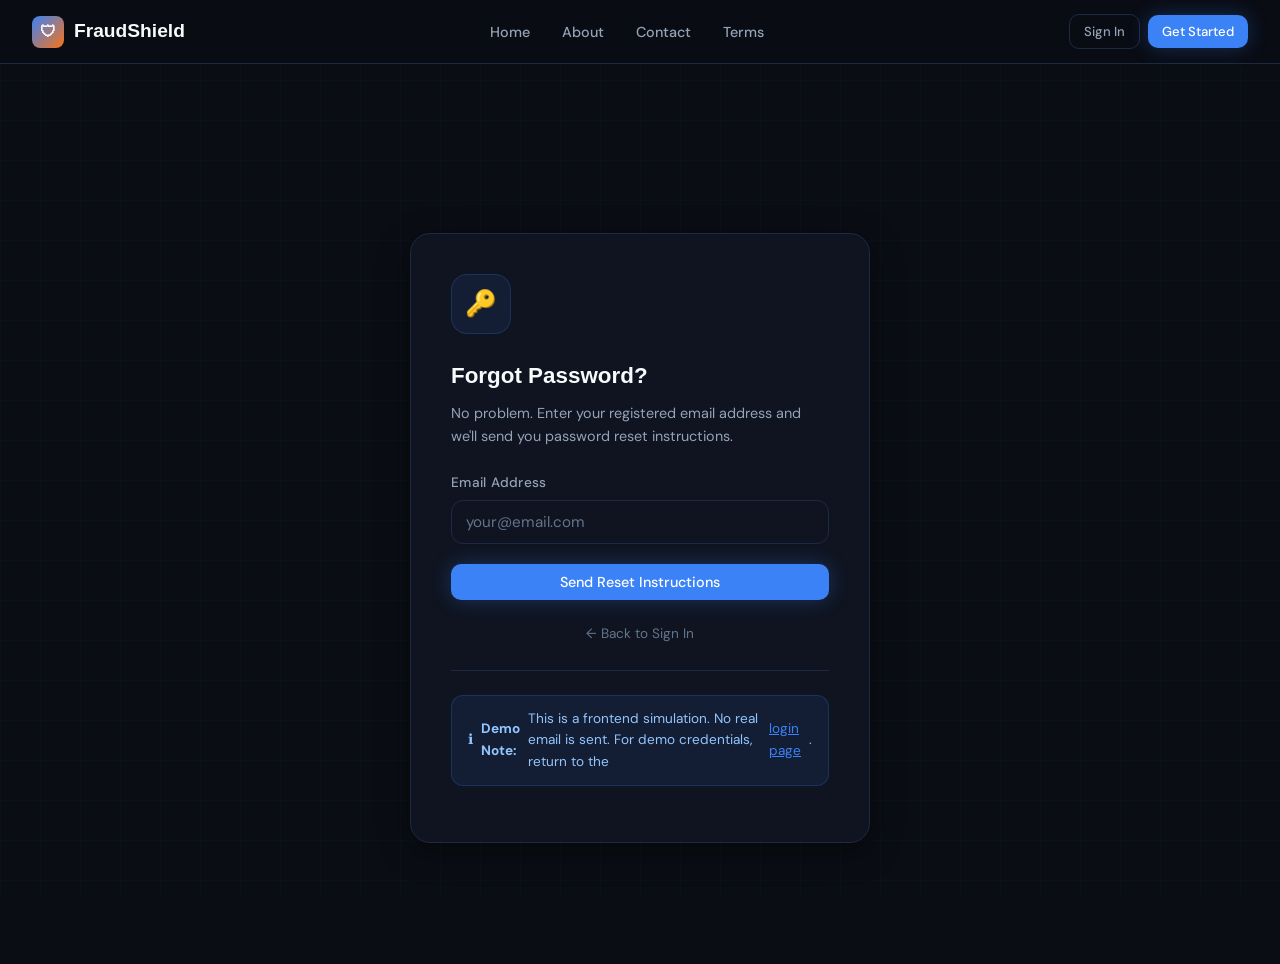
<file: forgot.html>
<!DOCTYPE html>
<html lang="en">
<head>
<meta charset="UTF-8"><meta name="viewport" content="width=device-width, initial-scale=1.0">
<title>Forgot Password — FraudShield</title>
<link rel="stylesheet" href="style.css">
<style>
.forgot-page { min-height: 100vh; display: flex; align-items: center; justify-content: center; padding: 5rem 1rem 2rem; }
.forgot-card { max-width: 460px; width: 100%; background: var(--bg2); border: 1px solid var(--border); border-radius: var(--radius-lg); padding: 2.5rem; box-shadow: var(--shadow); }
.forgot-icon { width: 60px; height: 60px; background: rgba(59,130,246,0.1); border: 1px solid rgba(59,130,246,0.2); border-radius: 16px; display: flex; align-items: center; justify-content: center; font-size: 1.6rem; margin-bottom: 1.5rem; }
.forgot-card h2 { font-family: sans-serif; font-size: 1.4rem; font-weight: 800; color: var(--heading); margin-bottom: 0.5rem; }
.forgot-card p { color: var(--text2); font-size: 0.9rem; line-height: 1.6; margin-bottom: 1.5rem; }
</style>
</head>
<body>
<div id="nav-placeholder"></div>
<div id="toast-container"></div>
<main>
<div class="forgot-page">
  <div class="forgot-card">
    <div class="forgot-icon">🔑</div>
    <h2>Forgot Password?</h2>
    <p>No problem. Enter your registered email address and we'll send you password reset instructions.</p>
    <div id="forgot-alert"></div>
    <div class="form-group">
      <label>Email Address</label>
      <input type="email" id="forgot-email" placeholder="your@email.com" onkeydown="if(event.key==='Enter')doReset()">
    </div>
    <button class="btn btn-primary btn-full" onclick="doReset()" id="reset-btn">Send Reset Instructions</button>
    <div style="text-align:center;margin-top:1.25rem;">
      <a href="login.html" style="color:var(--text3);font-size:0.85rem;text-decoration:none;">← Back to Sign In</a>
    </div>
    <hr class="divider">
    <div class="alert alert-info" style="font-size:0.85rem;">
      ℹ <strong>Demo Note:</strong> This is a frontend simulation. No real email is sent. For demo credentials, return to the <a href="login.html" style="color:var(--primary);">login page</a>.
    </div>
  </div>
</div>
</main>
<script src="app.js"></script>
<script>
document.getElementById('nav-placeholder').innerHTML = renderNav('forgot.html');
function doReset() {
  const email = document.getElementById('forgot-email').value.trim();
  const alertEl = document.getElementById('forgot-alert');
  const btn = document.getElementById('reset-btn');
  if (!email) { alertEl.innerHTML = '<div class="alert alert-error">✕ Please enter your email address.</div>'; return; }
  btn.innerHTML = '<div class="spinner"></div> Sending...';
  btn.disabled = true;
  setTimeout(() => {
    alertEl.innerHTML = `<div class="alert alert-success">✓ Password reset instructions have been sent to <strong>${email}</strong>. Please check your inbox (and spam folder).</div>`;
    document.getElementById('forgot-email').value = '';
    btn.innerHTML = 'Send Reset Instructions';
    btn.disabled = false;
  }, 1200);
}
</script>
</body>
</html>
</file>
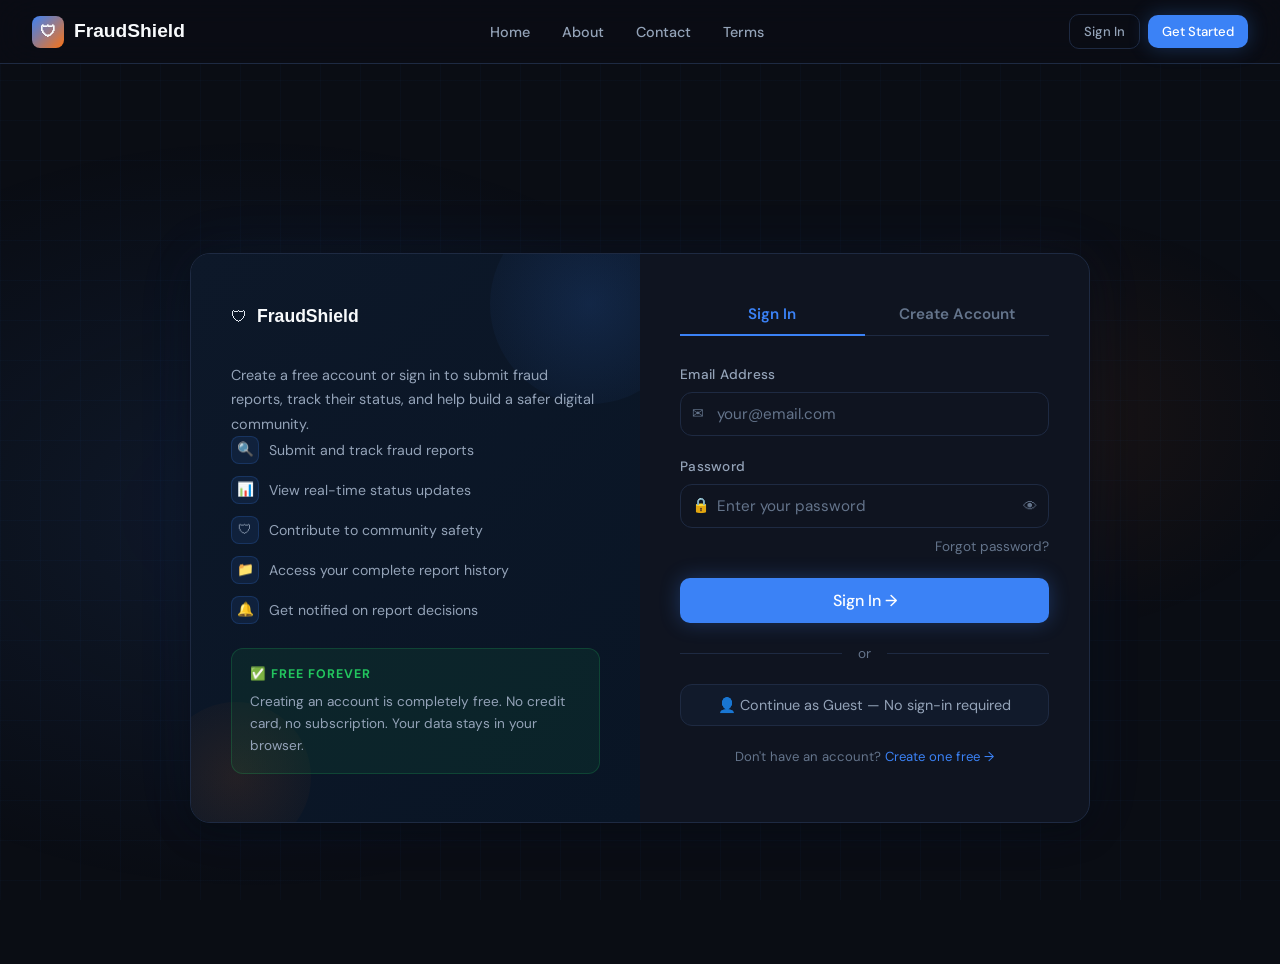
<file: login.html>
<!DOCTYPE html>
<html lang="en">
<head>
<meta charset="UTF-8">
<meta name="viewport" content="width=device-width, initial-scale=1.0">
<title>Sign In / Sign Up — FraudShield</title>
<link rel="stylesheet" href="style.css">
<style>
.auth-page {
  min-height: 100vh;
  display: flex;
  align-items: center;
  justify-content: center;
  padding: 5rem 1rem 2rem;
  position: relative;
  overflow: hidden;
}
.auth-bg {
  position: absolute; inset: 0;
  background:
    radial-gradient(ellipse 60% 60% at 20% 50%, rgba(59,130,246,0.1) 0%, transparent 70%),
    radial-gradient(ellipse 40% 40% at 80% 40%, rgba(249,115,22,0.07) 0%, transparent 60%);
  pointer-events: none;
}
.auth-container {
  display: grid;
  grid-template-columns: 1fr 1fr;
  gap: 0;
  max-width: 900px;
  width: 100%;
  background: var(--bg2);
  border: 1px solid var(--border);
  border-radius: var(--radius-lg);
  overflow: hidden;
  box-shadow: var(--shadow), 0 0 60px rgba(59,130,246,0.08);
  position: relative;
  z-index: 1;
}
.auth-left {
  background: linear-gradient(135deg, #0d1829 0%, #091525 100%);
  padding: 3rem 2.5rem;
  display: flex;
  flex-direction: column;
  justify-content: space-between;
  position: relative;
  overflow: hidden;
}
.auth-left::before {
  content: '';
  position: absolute;
  top: -50px; right: -50px;
  width: 200px; height: 200px;
  background: radial-gradient(circle, rgba(59,130,246,0.15), transparent);
  border-radius: 50%;
}
.auth-left::after {
  content: '';
  position: absolute;
  bottom: -30px; left: -30px;
  width: 150px; height: 150px;
  background: radial-gradient(circle, rgba(249,115,22,0.1), transparent);
  border-radius: 50%;
}
.auth-brand { position: relative; z-index: 1; }
.auth-brand .logo { display: flex; align-items: center; gap: 10px; margin-bottom: 2rem; }
.auth-brand h2 {
  font-family: 'Syne', sans-serif;
  font-size: 1.6rem; font-weight: 800; color: var(--heading);
  line-height: 1.3; margin-bottom: 1rem;
}
.auth-brand p { color: var(--text2); font-size: 0.9rem; line-height: 1.7; }
.auth-features { position: relative; z-index: 1; }
.auth-feature-item {
  display: flex; align-items: center; gap: 10px;
  margin-bottom: 0.75rem;
  color: var(--text2); font-size: 0.88rem;
}
.auth-feature-item span:first-child {
  width: 28px; height: 28px;
  background: rgba(59,130,246,0.1); border: 1px solid rgba(59,130,246,0.2);
  border-radius: 8px; display: flex; align-items: center; justify-content: center;
  font-size: 0.85rem; flex-shrink: 0;
}
.left-badge {
  position: relative; z-index: 1;
  background: rgba(34,197,94,0.08);
  border: 1px solid rgba(34,197,94,0.2);
  border-radius: var(--radius);
  padding: 1rem 1.1rem;
  margin-top: 1.5rem;
}
.left-badge .badge-title {
  font-size: 0.78rem; font-weight: 700; color: var(--success);
  letter-spacing: 0.08em; text-transform: uppercase; margin-bottom: 0.4rem;
}
.left-badge p { color: var(--text2); font-size: 0.85rem; line-height: 1.6; margin: 0; }

/* RIGHT */
.auth-right { padding: 2.5rem 2.5rem; }

/* TABS */
.auth-tabs {
  display: flex;
  border-bottom: 1px solid var(--border);
  margin-bottom: 1.75rem;
}
.auth-tab {
  flex: 1; text-align: center;
  padding: 10px 0;
  background: none; border: none;
  font-family: 'DM Sans', sans-serif;
  font-size: 0.95rem; font-weight: 600;
  color: var(--text3);
  cursor: pointer;
  border-bottom: 2px solid transparent;
  margin-bottom: -1px;
  transition: all 0.2s;
}
.auth-tab.active { color: var(--primary); border-bottom-color: var(--primary); }
.auth-tab:hover:not(.active) { color: var(--text2); }

.tab-panel { display: none; }
.tab-panel.active { display: block; }

/* INPUTS */
.input-wrapper { position: relative; }
.input-icon {
  position: absolute; left: 12px; top: 50%; transform: translateY(-50%);
  color: var(--text3); font-size: 0.9rem; pointer-events: none;
}
.input-wrapper input { padding-left: 36px; }
.show-password {
  position: absolute; right: 12px; top: 50%; transform: translateY(-50%);
  background: none; border: none; color: var(--text3);
  cursor: pointer; font-size: 0.9rem; transition: color 0.2s;
}
.show-password:hover { color: var(--text); }
.forgot-link {
  display: block; text-align: right;
  color: var(--text3); font-size: 0.85rem; text-decoration: none;
  margin-top: 0.5rem; transition: color 0.2s;
}
.forgot-link:hover { color: var(--primary); }

/* STRENGTH */
.strength-bar {
  height: 4px; border-radius: 2px;
  background: var(--border); margin-top: 8px; overflow: hidden;
}
.strength-fill {
  height: 100%; border-radius: 2px;
  transition: width 0.3s ease, background 0.3s ease;
  width: 0%;
}
.strength-label { font-size: 0.75rem; margin-top: 4px; color: var(--text3); }

/* DIVIDER */
.divider-text {
  display: flex; align-items: center; gap: 1rem;
  margin: 1.25rem 0; color: var(--text3); font-size: 0.85rem;
}
.divider-text::before, .divider-text::after {
  content: ''; flex: 1; height: 1px; background: var(--border);
}

.guest-btn {
  width: 100%;
  background: var(--glass);
  border: 1px solid var(--border);
  border-radius: var(--radius);
  padding: 11px;
  color: var(--text2);
  font-family: 'DM Sans', sans-serif;
  font-size: 0.9rem;
  cursor: pointer;
  transition: all 0.2s;
  display: flex; align-items: center; justify-content: center; gap: 8px;
}
.guest-btn:hover { border-color: var(--border2); color: var(--heading); background: rgba(59,130,246,0.05); }

.checkbox-row {
  display: flex; align-items: flex-start; gap: 10px; margin-bottom: 1.25rem;
}
.checkbox-row input[type="checkbox"] {
  width: 16px; height: 16px; margin-top: 3px;
  accent-color: var(--primary); flex-shrink: 0;
}
.checkbox-row label {
  font-size: 0.85rem; color: var(--text2);
  cursor: pointer; margin: 0; line-height: 1.5;
}
.checkbox-row a { color: var(--primary); text-decoration: none; }
.checkbox-row a:hover { text-decoration: underline; }

@media (max-width: 768px) {
  .auth-container { grid-template-columns: 1fr; }
  .auth-left { display: none; }
  .auth-right { padding: 2rem 1.5rem; }
}
</style>
</head>
<body>
<div id="nav-placeholder"></div>
<div id="toast-container"></div>

<main>
  <div class="auth-page">
    <div class="auth-bg"></div>
    <div class="auth-container">

      <!-- LEFT PANEL -->
      <div class="auth-left">
        <div class="auth-brand">
          <div class="logo">
            <div class="logo-icon">🛡</div>
            <span style="font-family: sans-serif;font-weight:800;font-size:1.1rem;color:var(--heading);">FraudShield</span>
          </div>
          <p>Create a free account or sign in to submit fraud reports, track their status, and help build a safer digital community.</p>
        </div>
        <div>
          <div class="auth-features">
            <div class="auth-feature-item"><span>🔍</span><span>Submit and track fraud reports</span></div>
            <div class="auth-feature-item"><span>📊</span><span>View real-time status updates</span></div>
            <div class="auth-feature-item"><span>🛡</span><span>Contribute to community safety</span></div>
            <div class="auth-feature-item"><span>📁</span><span>Access your complete report history</span></div>
            <div class="auth-feature-item"><span>🔔</span><span>Get notified on report decisions</span></div>
          </div>
          <div class="left-badge">
            <div class="badge-title">✅ Free Forever</div>
            <p>Creating an account is completely free. No credit card, no subscription. Your data stays in your browser.</p>
          </div>
        </div>
      </div>

      <!-- RIGHT PANEL -->
      <div class="auth-right">

        <div class="auth-tabs">
          <button class="auth-tab active" id="tab-signin" onclick="switchAuthTab('signin')">Sign In</button>
          <button class="auth-tab" id="tab-signup" onclick="switchAuthTab('signup')">Create Account</button>
        </div>

        <!-- ── SIGN IN ── -->
        <div class="tab-panel active" id="panel-signin">
          <div id="signin-alert"></div>
          <div class="form-group">
            <label>Email Address</label>
            <div class="input-wrapper">
              <span class="input-icon">✉</span>
              <input type="email" id="signin-email" placeholder="your@email.com" onkeydown="if(event.key==='Enter')doLogin()">
            </div>
          </div>
          <div class="form-group">
            <label>Password</label>
            <div class="input-wrapper">
              <span class="input-icon">🔒</span>
              <input type="password" id="signin-password" placeholder="Enter your password" onkeydown="if(event.key==='Enter')doLogin()">
              <button class="show-password" onclick="togglePw('signin-password',this)">👁</button>
            </div>
            <a href="forgot.html" class="forgot-link">Forgot password?</a>
          </div>
          <button class="btn btn-primary btn-full btn-lg" onclick="doLogin()" id="login-btn">Sign In →</button>
          <div class="divider-text">or</div>
          <button class="guest-btn" onclick="guestAccess()">👤 Continue as Guest — No sign-in required</button>
          <p style="text-align:center;color:var(--text3);font-size:0.82rem;margin-top:1.25rem;">
            Don't have an account?
            <a href="#" onclick="switchAuthTab('signup');return false;" style="color:var(--primary);text-decoration:none;">Create one free →</a>
          </p>
        </div>

        <!-- ── SIGN UP ── -->
        <div class="tab-panel" id="panel-signup">
          <div id="signup-alert"></div>
          <div class="form-group">
            <label>Full Name *</label>
            <div class="input-wrapper">
              <span class="input-icon">👤</span>
              <input type="text" id="signup-name" placeholder="Your full name" onkeydown="if(event.key==='Enter')doSignup()">
            </div>
          </div>
          <div class="form-group">
            <label>Email Address *</label>
            <div class="input-wrapper">
              <span class="input-icon">✉</span>
              <input type="email" id="signup-email" placeholder="your@email.com" onkeydown="if(event.key==='Enter')doSignup()">
            </div>
          </div>
          <div class="form-group">
            <label>Password *</label>
            <div class="input-wrapper">
              <span class="input-icon">🔒</span>
              <input type="password" id="signup-password" placeholder="Min. 4 characters" oninput="checkStrength(this.value)" onkeydown="if(event.key==='Enter')doSignup()">
              <button class="show-password" onclick="togglePw('signup-password',this)">👁</button>
            </div>
            <div class="strength-bar"><div class="strength-fill" id="strength-fill"></div></div>
            <div class="strength-label" id="strength-label"></div>
          </div>
          <div class="form-group">
            <label>Confirm Password *</label>
            <div class="input-wrapper">
              <span class="input-icon">🔒</span>
              <input type="password" id="signup-confirm" placeholder="Re-enter your password" onkeydown="if(event.key==='Enter')doSignup()">
              <button class="show-password" onclick="togglePw('signup-confirm',this)">👁</button>
            </div>
          </div>
          <div class="checkbox-row">
            <input type="checkbox" id="terms-check">
            <label for="terms-check">I agree to the <a href="terms.html" target="_blank">Terms &amp; Conditions</a> and understand this is a demonstration platform.</label>
          </div>
          <button class="btn btn-primary btn-full btn-lg" onclick="doSignup()" id="signup-btn">Create Account →</button>
          <div class="divider-text">or</div>
          <button class="guest-btn" onclick="guestAccess()">👤 Continue as Guest — No sign-in required</button>
          <p style="text-align:center;color:var(--text3);font-size:0.82rem;margin-top:1.25rem;">
            Already have an account?
            <a href="#" onclick="switchAuthTab('signin');return false;" style="color:var(--primary);text-decoration:none;">Sign in →</a>
          </p>
        </div>

      </div>
    </div>
  </div>
</main>

<script src="app.js"></script>
<script>
document.getElementById('nav-placeholder').innerHTML = renderNav('login.html');

if (Auth.isLoggedIn()) {
  const s = Auth.getSession();
  window.location.href = s.role === 'admin' ? 'admin.html' : 'dashboard.html';
}

if (window.location.search.includes('tab=signup')) {
  switchAuthTab('signup');
}

function switchAuthTab(tab) {
  ['signin','signup'].forEach(t => {
    document.getElementById('tab-' + t).classList.remove('active');
    document.getElementById('panel-' + t).classList.remove('active');
  });
  document.getElementById('tab-' + tab).classList.add('active');
  document.getElementById('panel-' + tab).classList.add('active');
  document.getElementById('signin-alert').innerHTML = '';
  document.getElementById('signup-alert').innerHTML = '';
}

function doLogin() {
  const email    = document.getElementById('signin-email').value.trim();
  const password = document.getElementById('signin-password').value;
  const alertEl  = document.getElementById('signin-alert');
  const btn      = document.getElementById('login-btn');

  if (!email || !password) {
    alertEl.innerHTML = `<div class="alert alert-error">&#x2715; Please enter both email and password.</div>`; return;
  }
  btn.innerHTML = '<div class="spinner"></div>&nbsp;Signing in...';
  btn.disabled = true;

  setTimeout(() => {
    const result = Auth.login(email, password);
    if (result.success) {
      alertEl.innerHTML = `<div class="alert alert-success">&#x2713; Welcome back, ${result.user.name}! Redirecting...</div>`;
      setTimeout(() => {
        window.location.href = result.user.role === 'admin' ? 'admin.html' : 'dashboard.html';
      }, 900);
    } else {
      alertEl.innerHTML = `<div class="alert alert-error">&#x2715; ${result.error}</div>`;
      btn.innerHTML = 'Sign In &rarr;';
      btn.disabled = false;
    }
  }, 600);
}

function doSignup() {
  const name     = document.getElementById('signup-name').value.trim();
  const email    = document.getElementById('signup-email').value.trim();
  const password = document.getElementById('signup-password').value;
  const confirm  = document.getElementById('signup-confirm').value;
  const agreed   = document.getElementById('terms-check').checked;
  const alertEl  = document.getElementById('signup-alert');
  const btn      = document.getElementById('signup-btn');

  if (!name || !email || !password || !confirm) {
    alertEl.innerHTML = `<div class="alert alert-error">&#x2715; Please fill in all fields.</div>`; return;
  }
  if (password !== confirm) {
    alertEl.innerHTML = `<div class="alert alert-error">&#x2715; Passwords do not match.</div>`; return;
  }
  if (!agreed) {
    alertEl.innerHTML = `<div class="alert alert-error">&#x2715; Please agree to the Terms &amp; Conditions to continue.</div>`; return;
  }

  btn.innerHTML = '<div class="spinner"></div>&nbsp;Creating account...';
  btn.disabled = true;

  setTimeout(() => {
    const result = Auth.register(name, email, password);
    if (result.success) {
      Auth.login(email, password);
      alertEl.innerHTML = `<div class="alert alert-success">&#x2713; Account created! Welcome, ${name}! Redirecting to your dashboard...</div>`;
      setTimeout(() => { window.location.href = 'dashboard.html'; }, 1000);
    } else {
      alertEl.innerHTML = `<div class="alert alert-error">&#x2715; ${result.error}</div>`;
      btn.innerHTML = 'Create Account &rarr;';
      btn.disabled = false;
    }
  }, 700);
}

function togglePw(id, btn) {
  const el = document.getElementById(id);
  el.type = el.type === 'password' ? 'text' : 'password';
  btn.textContent = el.type === 'password' ? '👁' : '🙈';
}

function checkStrength(val) {
  const fill  = document.getElementById('strength-fill');
  const label = document.getElementById('strength-label');
  if (!val) { fill.style.width = '0%'; label.textContent = ''; return; }
  let score = 0;
  if (val.length >= 4)  score++;
  if (val.length >= 8)  score++;
  if (/[A-Z]/.test(val)) score++;
  if (/[0-9]/.test(val)) score++;
  if (/[^A-Za-z0-9]/.test(val)) score++;
  const levels = [
    { pct:'20%', color:'#ef4444', text:'Very Weak' },
    { pct:'40%', color:'#f97316', text:'Weak' },
    { pct:'60%', color:'#eab308', text:'Fair' },
    { pct:'80%', color:'#22c55e', text:'Strong' },
    { pct:'100%', color:'#16a34a', text:'Very Strong' },
  ];
  const lvl = levels[Math.min(score - 1, 4)] || levels[0];
  fill.style.width = lvl.pct;
  fill.style.background = lvl.color;
  label.style.color = lvl.textContent = lvl.text;
  label.textContent = lvl.text;
}

function guestAccess() { window.location.href = 'index.html'; }
</script>
</body>
</html>
</file>
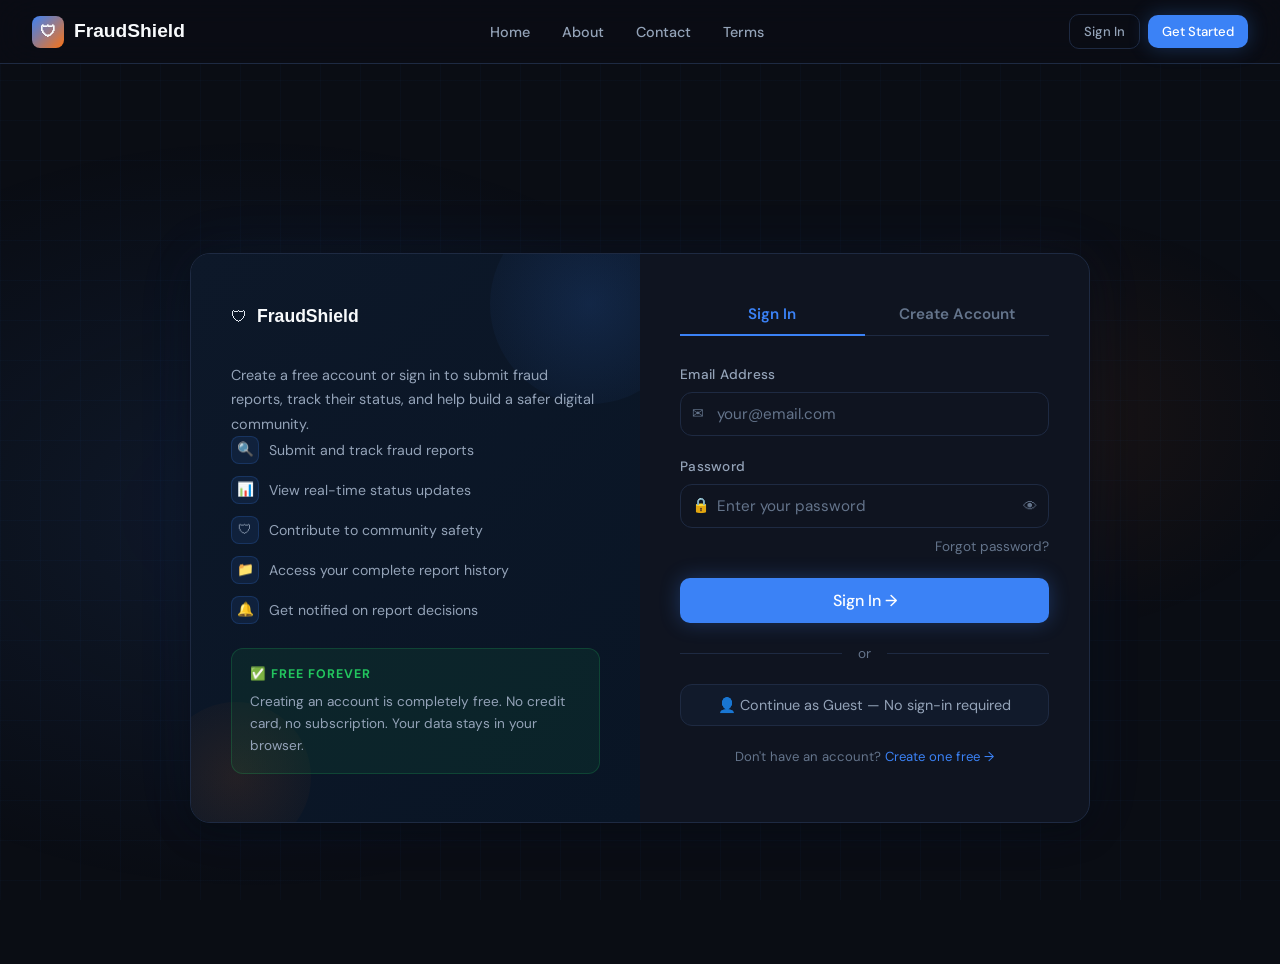
<file: profile.html>
<!DOCTYPE html>
<html lang="en">
<head>
<meta charset="UTF-8">
<meta name="viewport" content="width=device-width, initial-scale=1.0">
<title>My Profile — FraudShield</title>
<link rel="stylesheet" href="style.css">
<style>
.profile-wrap { max-width: 700px; margin: 0 auto; }
.profile-hero {
  background: linear-gradient(135deg, var(--bg2) 0%, rgba(59,130,246,0.08) 100%);
  border: 1px solid var(--border); border-radius: var(--radius-lg);
  padding: 2.5rem; margin-bottom: 1.5rem;
  display: flex; align-items: center; gap: 2rem;
}
.avatar {
  width: 80px; height: 80px; border-radius: 50%;
  background: linear-gradient(135deg, var(--primary), #8b5cf6);
  display: flex; align-items: center; justify-content: center;
  font-size: 2rem; flex-shrink: 0;
  border: 3px solid rgba(59,130,246,0.3);
}
.profile-name { font-family: sans-serif; font-size: 1.4rem; font-weight: 800; color: var(--heading); }
.profile-email { color: var(--text2); font-size: 0.9rem; margin-top: 0.25rem; }
.role-badge {
  display: inline-flex; align-items: center; gap: 6px;
  background: rgba(59,130,246,0.1); border: 1px solid rgba(59,130,246,0.2);
  border-radius: 20px; padding: 4px 14px; font-size: 0.82rem;
  font-weight: 600; color: var(--primary); margin-top: 0.75rem;
  text-transform: uppercase; letter-spacing: 0.06em;
}
.info-row {
  display: flex; justify-content: space-between; align-items: center;
  padding: 1rem 0; border-bottom: 1px solid rgba(30,42,66,0.5);
}
.info-row:last-child { border-bottom: none; }
.info-label { font-size: 0.85rem; color: var(--text3); }
.info-value { font-size: 0.95rem; color: var(--text); }
</style>
</head>
<body>
<div id="nav-placeholder"></div>
<div id="toast-container"></div>
<main>
  <div class="page-container">
    <div class="profile-wrap">
      <div class="section-header"><h1>My Profile</h1><p>Account information and activity summary</p></div>
      <div class="profile-hero" id="profile-hero"></div>
      <div class="card" id="profile-stats"></div>
      <div style="margin-top:1.5rem;display:flex;gap:1rem;">
        <button class="btn btn-ghost" onclick="Auth.logout()">Sign Out</button>
      </div>
    </div>
  </div>
</main>
<div id="footer-placeholder"></div>
<script src="app.js"></script>
<script>
document.getElementById('nav-placeholder').innerHTML = renderNav('profile.html');
document.getElementById('footer-placeholder').innerHTML = renderFooter();
if (!Auth.requireAuth()) {}
const session = Auth.getSession();
const initials = session.name.split(' ').map(n => n[0]).join('').slice(0,2);
document.getElementById('profile-hero').innerHTML = `
  <div class="avatar">${initials}</div>
  <div>
    <div class="profile-name">${session.name}</div>
    <div class="profile-email">${session.email}</div>
    <div class="role-badge">${session.role === 'admin' ? '⚙ Administrator' : '👤 Registered User'}</div>
  </div>`;
const myReports = session.role === 'admin' ? Reports.getAll() : Reports.getByUser(session.email);
document.getElementById('profile-stats').innerHTML = `
  <div class="info-row"><span class="info-label">Full Name</span><span class="info-value">${session.name}</span></div>
  <div class="info-row"><span class="info-label">Email Address</span><span class="info-value">${session.email}</span></div>
  <div class="info-row"><span class="info-label">Account Role</span><span class="info-value">${session.role === 'admin' ? 'Platform Administrator' : 'Standard User'}</span></div>
  <div class="info-row"><span class="info-label">Reports ${session.role === 'admin' ? 'Managed' : 'Submitted'}</span><span class="info-value">${myReports.length}</span></div>
  <div class="info-row"><span class="info-label">Platform</span><span class="info-value">FraudShield — Frontend MVP (Demo)</span></div>
  <div class="info-row"><span class="info-label">Authentication</span><span class="info-value">Session-based (localStorage)</span></div>`;
</script>
</body>
</html>
</file>
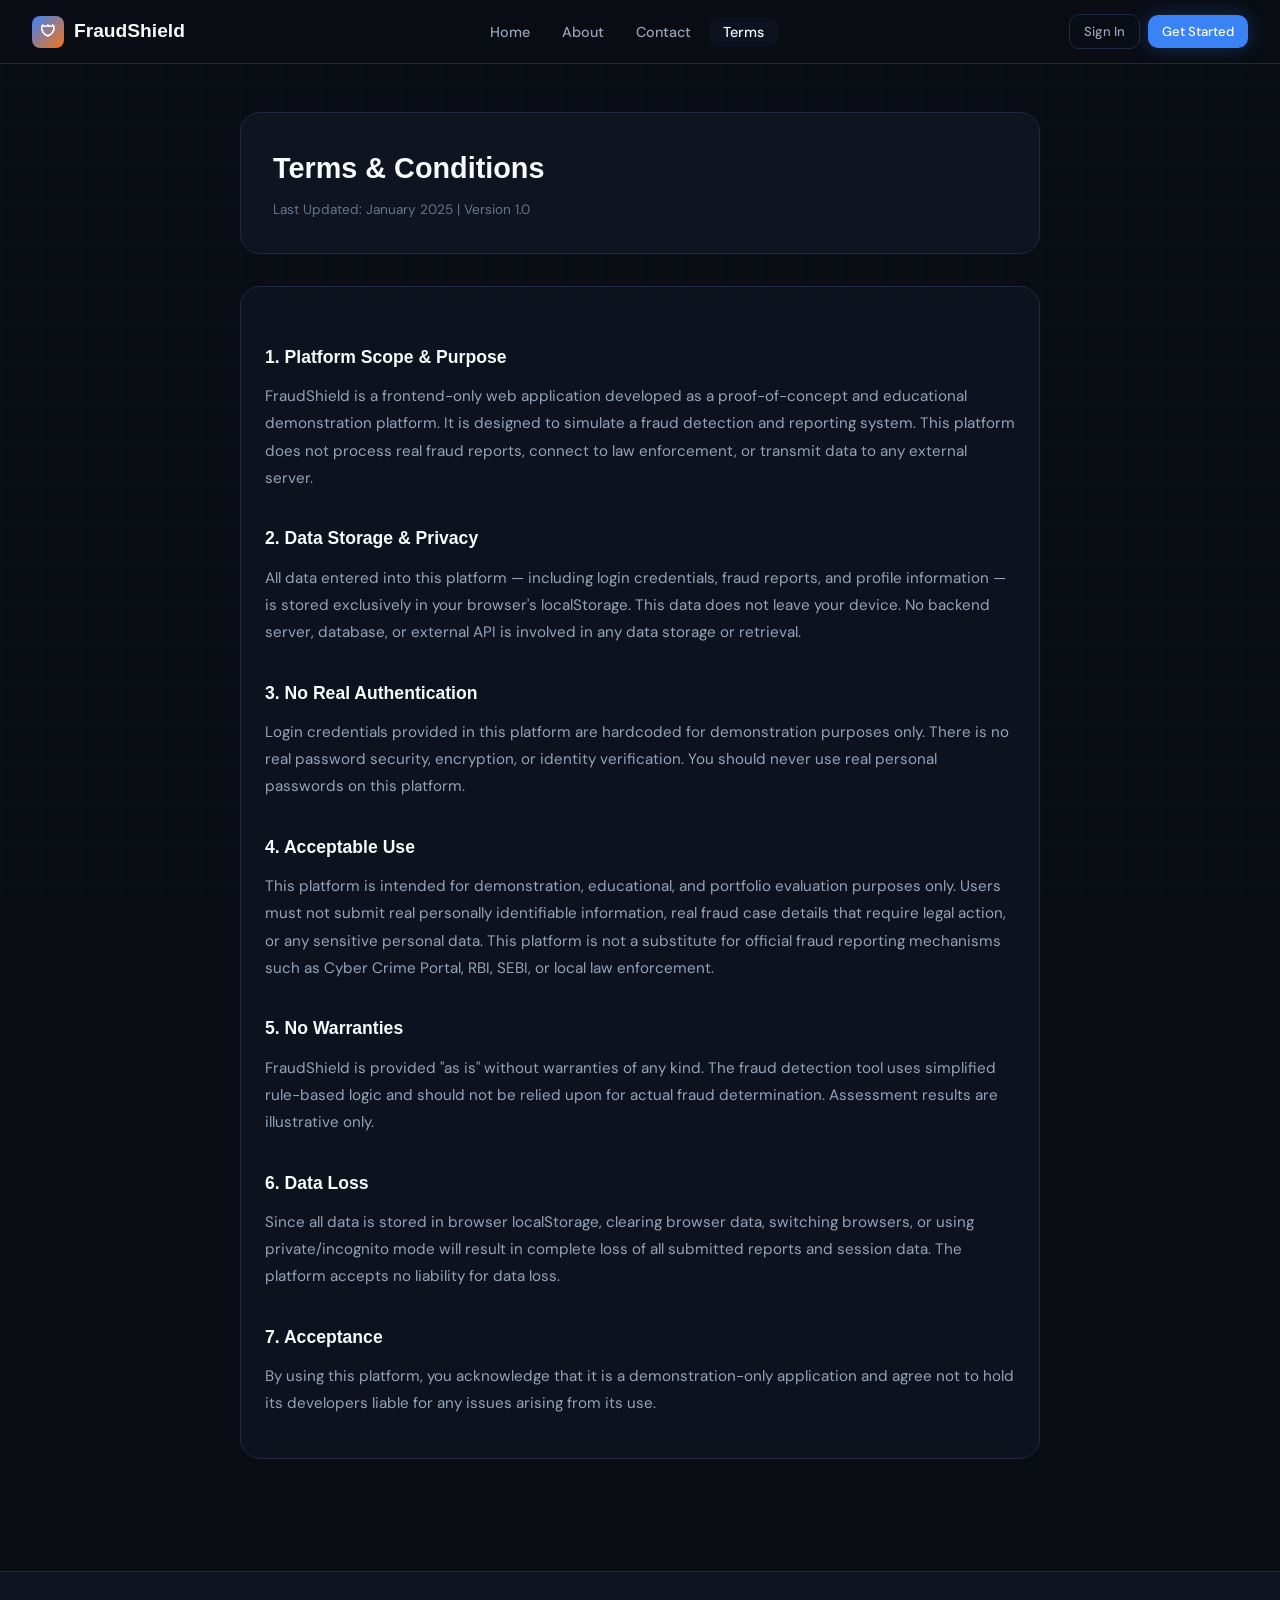
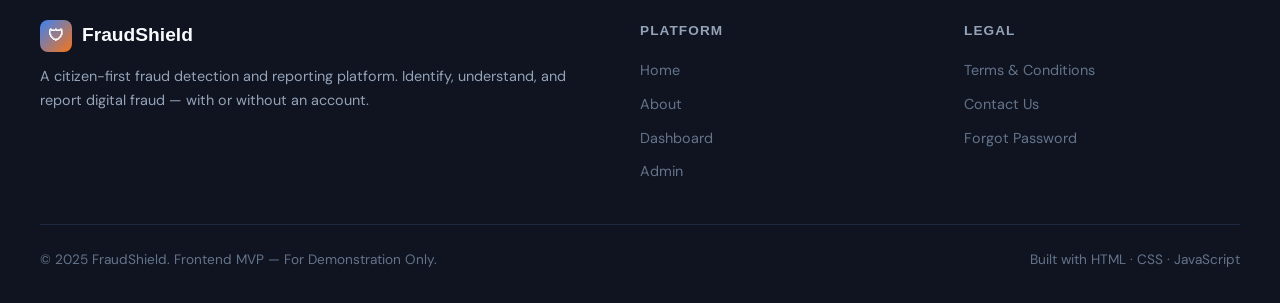
<file: terms.html>
<!DOCTYPE html>
<html lang="en">
<head>
<meta charset="UTF-8"><meta name="viewport" content="width=device-width, initial-scale=1.0">
<title>Terms & Conditions — FraudShield</title>
<link rel="stylesheet" href="style.css">
<style>
.terms-body { max-width: 800px; margin: 0 auto; }
.terms-body h2 { font-family: sans-serif; font-size: 1.1rem; font-weight: 700; color: var(--heading); margin: 2rem 0 0.75rem; }
.terms-body p { color: var(--text2); line-height: 1.8; margin-bottom: 1rem; font-size: 0.95rem; }
.terms-hero { background: var(--bg2); border: 1px solid var(--border); border-radius: var(--radius-lg); padding: 2rem; margin-bottom: 2rem; }
.terms-hero h1 { font-family: sans-serif; font-size: 1.8rem; font-weight: 800; color: var(--heading); }
.terms-hero .date { color: var(--text3); font-size: 0.85rem; margin-top: 0.5rem; }
</style>
</head>
<body>
<div id="nav-placeholder"></div>
<main>
<div class="page-container">
<div class="terms-body">
  <div class="terms-hero">
    <h1>Terms & Conditions</h1>
    <div class="date">Last Updated: January 2025 | Version 1.0</div>
  </div>
  <div class="card">
    <h2>1. Platform Scope & Purpose</h2>
    <p>FraudShield is a frontend-only web application developed as a proof-of-concept and educational demonstration platform. It is designed to simulate a fraud detection and reporting system. This platform does not process real fraud reports, connect to law enforcement, or transmit data to any external server.</p>
    <h2>2. Data Storage & Privacy</h2>
    <p>All data entered into this platform — including login credentials, fraud reports, and profile information — is stored exclusively in your browser's localStorage. This data does not leave your device. No backend server, database, or external API is involved in any data storage or retrieval.</p>
    <h2>3. No Real Authentication</h2>
    <p>Login credentials provided in this platform are hardcoded for demonstration purposes only. There is no real password security, encryption, or identity verification. You should never use real personal passwords on this platform.</p>
    <h2>4. Acceptable Use</h2>
    <p>This platform is intended for demonstration, educational, and portfolio evaluation purposes only. Users must not submit real personally identifiable information, real fraud case details that require legal action, or any sensitive personal data. This platform is not a substitute for official fraud reporting mechanisms such as Cyber Crime Portal, RBI, SEBI, or local law enforcement.</p>
    <h2>5. No Warranties</h2>
    <p>FraudShield is provided "as is" without warranties of any kind. The fraud detection tool uses simplified rule-based logic and should not be relied upon for actual fraud determination. Assessment results are illustrative only.</p>
    <h2>6. Data Loss</h2>
    <p>Since all data is stored in browser localStorage, clearing browser data, switching browsers, or using private/incognito mode will result in complete loss of all submitted reports and session data. The platform accepts no liability for data loss.</p>
    <h2>7. Acceptance</h2>
    <p>By using this platform, you acknowledge that it is a demonstration-only application and agree not to hold its developers liable for any issues arising from its use.</p>
  </div>
</div>
</div>
</main>
<div id="footer-placeholder"></div>
<script src="app.js"></script>
<script>
document.getElementById('nav-placeholder').innerHTML = renderNav('terms.html');
document.getElementById('footer-placeholder').innerHTML = renderFooter();
</script>
</body>
</html>
</file>
<file: style.css>
@import url('https://fonts.googleapis.com/css2?family=Syne:wght@400;500;600;700;800&family=DM+Sans:ital,opsz,wght@0,9..40,300;0,9..40,400;0,9..40,500;1,9..40,300&display=swap');

:root {
  --bg: #0a0d14;
  --bg2: #0f1420;
  --bg3: #151c2e;
  --border: #1e2a42;
  --border2: #243252;
  --primary: #3b82f6;
  --primary-glow: rgba(59,130,246,0.15);
  --primary-dark: #1d4ed8;
  --accent: #f97316;
  --accent-glow: rgba(249,115,22,0.15);
  --danger: #ef4444;
  --success: #22c55e;
  --warning: #eab308;
  --info: #38bdf8;
  --text: #e2e8f0;
  --text2: #94a3b8;
  --text3: #64748b;
  --heading: #f8fafc;
  --card: rgba(15,20,32,0.85);
  --glass: rgba(59,130,246,0.05);
  --radius: 12px;
  --radius-lg: 20px;
  --shadow: 0 8px 32px rgba(0,0,0,0.4);
  --shadow-blue: 0 0 40px rgba(59,130,246,0.15);
}

*, *::before, *::after { box-sizing: border-box; margin: 0; padding: 0; }

html { scroll-behavior: smooth; }

body {
  font-family: 'DM Sans', sans-serif;
  background: var(--bg);
  color: var(--text);
  min-height: 100vh;
  line-height: 1.6;
  overflow-x: hidden;
}

/* GRID BACKGROUND */
body::before {
  content: '';
  position: fixed;
  inset: 0;
  background-image:
    linear-gradient(rgba(59,130,246,0.03) 1px, transparent 1px),
    linear-gradient(90deg, rgba(59,130,246,0.03) 1px, transparent 1px);
  background-size: 40px 40px;
  pointer-events: none;
  z-index: 0;
}

/* NAV */
nav {
  position: fixed;
  top: 0; left: 0; right: 0;
  z-index: 1000;
  background: rgba(10,13,20,0.9);
  backdrop-filter: blur(20px);
  border-bottom: 1px solid var(--border);
  padding: 0 2rem;
  height: 64px;
  display: flex;
  align-items: center;
  justify-content: space-between;
}

.nav-logo {
  display: flex;
  align-items: center;
  gap: 10px;
  font-family: sans-serif;
  font-weight: 800;
  font-size: 1.2rem;
  color: var(--heading);
  text-decoration: none;
}

.nav-logo .logo-icon {
  width: 32px; height: 32px;
  background: linear-gradient(135deg, var(--primary), var(--accent));
  border-radius: 8px;
  display: flex; align-items: center; justify-content: center;
  font-size: 16px;
}

.nav-links {
  display: flex;
  align-items: center;
  gap: 0.25rem;
  list-style: none;
}

.nav-links a {
  padding: 6px 14px;
  color: var(--text2);
  text-decoration: none;
  font-size: 0.9rem;
  font-weight: 500;
  border-radius: 8px;
  transition: all 0.2s;
}

.nav-links a:hover, .nav-links a.active {
  color: var(--heading);
  background: var(--glass);
}

.nav-auth {
  display: flex;
  align-items: center;
  gap: 0.5rem;
}

.btn {
  display: inline-flex;
  align-items: center;
  gap: 6px;
  padding: 9px 20px;
  border-radius: 10px;
  font-size: 0.9rem;
  font-weight: 500;
  font-family: 'DM Sans', sans-serif;
  cursor: pointer;
  transition: all 0.2s;
  border: none;
  text-decoration: none;
}

.btn-ghost {
  background: transparent;
  color: var(--text2);
  border: 1px solid var(--border);
}
.btn-ghost:hover { color: var(--heading); border-color: var(--border2); background: var(--glass); }

.btn-primary {
  background: var(--primary);
  color: #fff;
  box-shadow: 0 0 20px rgba(59,130,246,0.3);
}
.btn-primary:hover { background: var(--primary-dark); box-shadow: 0 0 30px rgba(59,130,246,0.4); transform: translateY(-1px); }

.btn-accent {
  background: var(--accent);
  color: #fff;
  box-shadow: 0 0 20px rgba(249,115,22,0.3);
}
.btn-accent:hover { opacity: 0.9; transform: translateY(-1px); }

.btn-danger {
  background: var(--danger);
  color: #fff;
}
.btn-danger:hover { opacity: 0.9; }

.btn-success {
  background: var(--success);
  color: #fff;
}

.btn-sm { padding: 6px 14px; font-size: 0.82rem; }
.btn-lg { padding: 12px 28px; font-size: 1rem; }
.btn-full { width: 100%; justify-content: center; }

/* MAIN CONTENT */
main {
  padding-top: 64px;
  position: relative;
  z-index: 1;
}

/* CARDS */
.card {
  background: var(--card);
  border: 1px solid var(--border);
  border-radius: var(--radius-lg);
  padding: 1.5rem;
  backdrop-filter: blur(10px);
}

.card:hover { border-color: var(--border2); }

/* FORM ELEMENTS */
.form-group { margin-bottom: 1.25rem; }

label {
  display: block;
  font-size: 0.85rem;
  font-weight: 500;
  color: var(--text2);
  margin-bottom: 6px;
  letter-spacing: 0.02em;
}

input, select, textarea {
  width: 100%;
  background: var(--bg2);
  border: 1px solid var(--border);
  border-radius: var(--radius);
  padding: 11px 14px;
  color: var(--text);
  font-family: 'DM Sans', sans-serif;
  font-size: 0.95rem;
  transition: all 0.2s;
  outline: none;
}

input:focus, select:focus, textarea:focus {
  border-color: var(--primary);
  box-shadow: 0 0 0 3px rgba(59,130,246,0.1);
}

input::placeholder, textarea::placeholder { color: var(--text3); }

select option { background: var(--bg2); }

/* STATUS BADGES */
.badge {
  display: inline-flex;
  align-items: center;
  gap: 4px;
  padding: 3px 10px;
  border-radius: 20px;
  font-size: 0.78rem;
  font-weight: 600;
  letter-spacing: 0.04em;
  text-transform: uppercase;
}

.badge-pending { background: rgba(234,179,8,0.15); color: var(--warning); border: 1px solid rgba(234,179,8,0.2); }
.badge-verified { background: rgba(34,197,94,0.15); color: var(--success); border: 1px solid rgba(34,197,94,0.2); }
.badge-rejected { background: rgba(239,68,68,0.15); color: var(--danger); border: 1px solid rgba(239,68,68,0.2); }
.badge-review { background: rgba(56,189,248,0.15); color: var(--info); border: 1px solid rgba(56,189,248,0.2); }

/* SECTION HEADER */
.section-header {
  margin-bottom: 2rem;
}
.section-header h1, .section-header h2 {
  font-family: sans-serif;
  font-weight: 700;
  color: var(--heading);
}
.section-header p { color: var(--text2); margin-top: 0.5rem; }

/* ALERT */
.alert {
  padding: 12px 16px;
  border-radius: var(--radius);
  font-size: 0.9rem;
  margin-bottom: 1rem;
  display: flex;
  align-items: center;
  gap: 8px;
}
.alert-error { background: rgba(239,68,68,0.1); border: 1px solid rgba(239,68,68,0.2); color: #fca5a5; }
.alert-success { background: rgba(34,197,94,0.1); border: 1px solid rgba(34,197,94,0.2); color: #86efac; }
.alert-info { background: rgba(59,130,246,0.1); border: 1px solid rgba(59,130,246,0.2); color: #93c5fd; }

/* TABLE */
.data-table {
  width: 100%;
  border-collapse: collapse;
  font-size: 0.9rem;
}
.data-table th {
  text-align: left;
  padding: 10px 14px;
  font-size: 0.78rem;
  font-weight: 600;
  color: var(--text3);
  letter-spacing: 0.06em;
  text-transform: uppercase;
  border-bottom: 1px solid var(--border);
}
.data-table td {
  padding: 12px 14px;
  border-bottom: 1px solid rgba(30,42,66,0.5);
  color: var(--text);
}
.data-table tr:last-child td { border-bottom: none; }
.data-table tr:hover td { background: rgba(59,130,246,0.03); }

/* MODAL */
.modal-overlay {
  position: fixed;
  inset: 0;
  background: rgba(0,0,0,0.7);
  backdrop-filter: blur(4px);
  z-index: 9000;
  display: flex;
  align-items: center;
  justify-content: center;
  opacity: 0;
  pointer-events: none;
  transition: opacity 0.2s;
}
.modal-overlay.active { opacity: 1; pointer-events: all; }
.modal {
  background: var(--bg2);
  border: 1px solid var(--border);
  border-radius: var(--radius-lg);
  padding: 2rem;
  width: 100%;
  max-width: 480px;
  margin: 1rem;
  transform: translateY(20px);
  transition: transform 0.2s;
  box-shadow: var(--shadow), var(--shadow-blue);
}
.modal-overlay.active .modal { transform: translateY(0); }
.modal-header {
  display: flex;
  align-items: center;
  justify-content: space-between;
  margin-bottom: 1.5rem;
}
.modal-title {
  font-family: sans-serif;
  font-weight: 700;
  font-size: 1.2rem;
  color: var(--heading);
}
.modal-close {
  background: none;
  border: none;
  color: var(--text3);
  cursor: pointer;
  font-size: 1.2rem;
  transition: color 0.2s;
  padding: 4px;
}
.modal-close:hover { color: var(--heading); }

/* HAMBURGER NAV */
.nav-toggle {
  display: none;
  background: none;
  border: 1px solid var(--border);
  color: var(--text2);
  padding: 6px 10px;
  border-radius: 8px;
  cursor: pointer;
  font-size: 1.1rem;
}

/* PAGE CONTAINER */
.page-container {
  max-width: 1200px;
  margin: 0 auto;
  padding: 3rem 2rem;
}

/* DIVIDER */
.divider {
  border: none;
  border-top: 1px solid var(--border);
  margin: 1.5rem 0;
}

/* GLOW ORBS */
.glow-orb {
  position: absolute;
  border-radius: 50%;
  filter: blur(80px);
  pointer-events: none;
  opacity: 0.4;
}

/* LOADING SPINNER */
.spinner {
  width: 20px; height: 20px;
  border: 2px solid rgba(255,255,255,0.2);
  border-top-color: #fff;
  border-radius: 50%;
  animation: spin 0.6s linear infinite;
}
@keyframes spin { to { transform: rotate(360deg); } }

/* TOAST */
#toast-container {
  position: fixed;
  bottom: 2rem;
  right: 2rem;
  z-index: 99999;
  display: flex;
  flex-direction: column;
  gap: 0.5rem;
}
.toast {
  background: var(--bg2);
  border: 1px solid var(--border);
  border-radius: var(--radius);
  padding: 12px 18px;
  font-size: 0.9rem;
  box-shadow: var(--shadow);
  display: flex;
  align-items: center;
  gap: 10px;
  min-width: 280px;
  animation: slideIn 0.3s ease;
}
.toast.success { border-left: 3px solid var(--success); }
.toast.error { border-left: 3px solid var(--danger); }
.toast.info { border-left: 3px solid var(--primary); }
@keyframes slideIn { from { transform: translateX(100px); opacity: 0; } to { transform: translateX(0); opacity: 1; } }
@keyframes fadeOut { to { opacity: 0; transform: translateX(100px); } }

/* FOOTER */
footer {
  background: var(--bg2);
  border-top: 1px solid var(--border);
  padding: 3rem 2rem 2rem;
  margin-top: 4rem;
  position: relative;
  z-index: 1;
}

.footer-grid {
  max-width: 1200px;
  margin: 0 auto;
  display: grid;
  grid-template-columns: 2fr 1fr 1fr;
  gap: 3rem;
  margin-bottom: 2rem;
}

.footer-brand p {
  color: var(--text2);
  font-size: 0.9rem;
  line-height: 1.7;
  margin-top: 0.75rem;
}

.footer-links h4 {
  font-family: sans-serif;
  font-size: 0.85rem;
  font-weight: 700;
  color: var(--text2);
  letter-spacing: 0.08em;
  text-transform: uppercase;
  margin-bottom: 1rem;
}

.footer-links ul { list-style: none; }
.footer-links li { margin-bottom: 0.5rem; }
.footer-links a {
  color: var(--text3);
  text-decoration: none;
  font-size: 0.9rem;
  transition: color 0.2s;
}
.footer-links a:hover { color: var(--text); }

.footer-bottom {
  max-width: 1200px;
  margin: 0 auto;
  padding-top: 1.5rem;
  border-top: 1px solid var(--border);
  display: flex;
  align-items: center;
  justify-content: space-between;
  color: var(--text3);
  font-size: 0.85rem;
}

/* RESPONSIVE */
@media (max-width: 768px) {
  .nav-links, .nav-auth { display: none; }
  .nav-links.open, .nav-auth.open {
    display: flex;
    flex-direction: column;
    position: fixed;
    top: 64px; left: 0; right: 0;
    background: var(--bg2);
    border-bottom: 1px solid var(--border);
    padding: 1rem;
    gap: 0.25rem;
    z-index: 999;
  }
  .nav-toggle { display: block; }
  .footer-grid { grid-template-columns: 1fr; gap: 2rem; }
  .page-container { padding: 2rem 1rem; }
}
</file>
